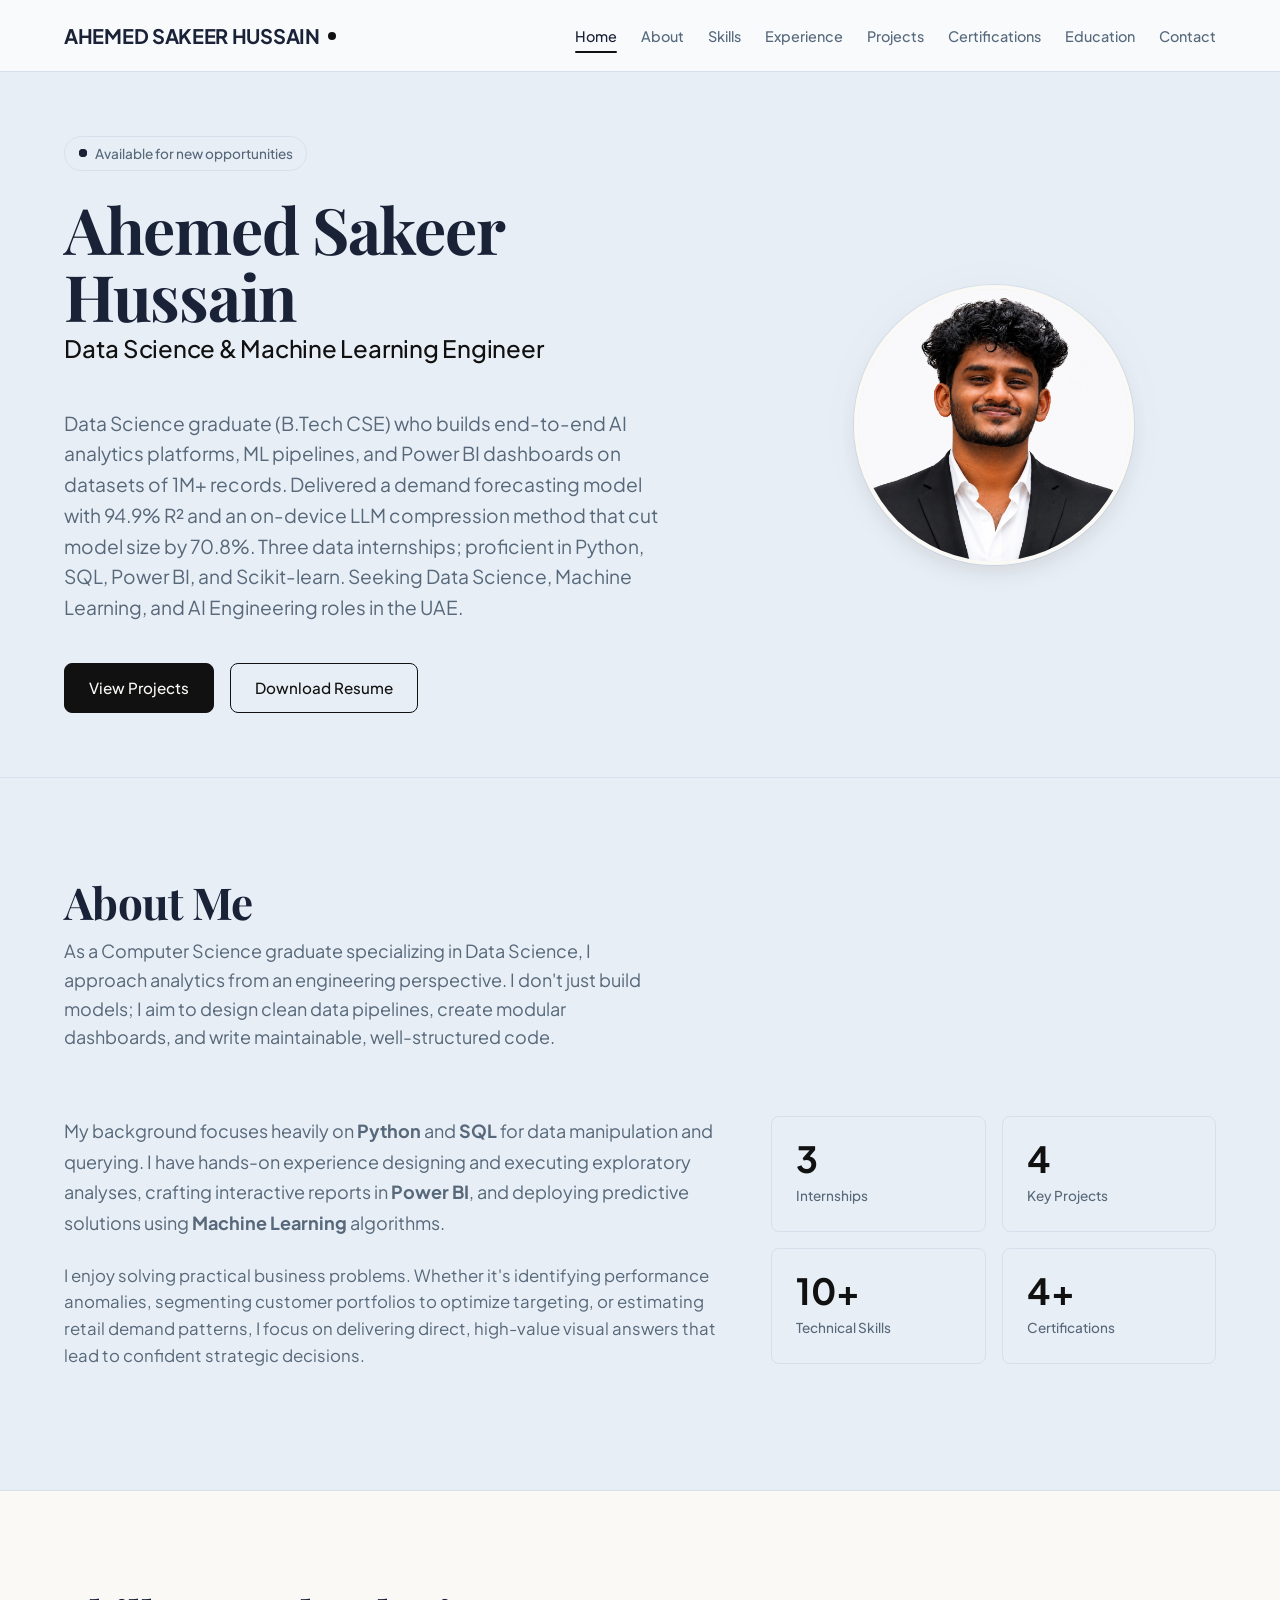
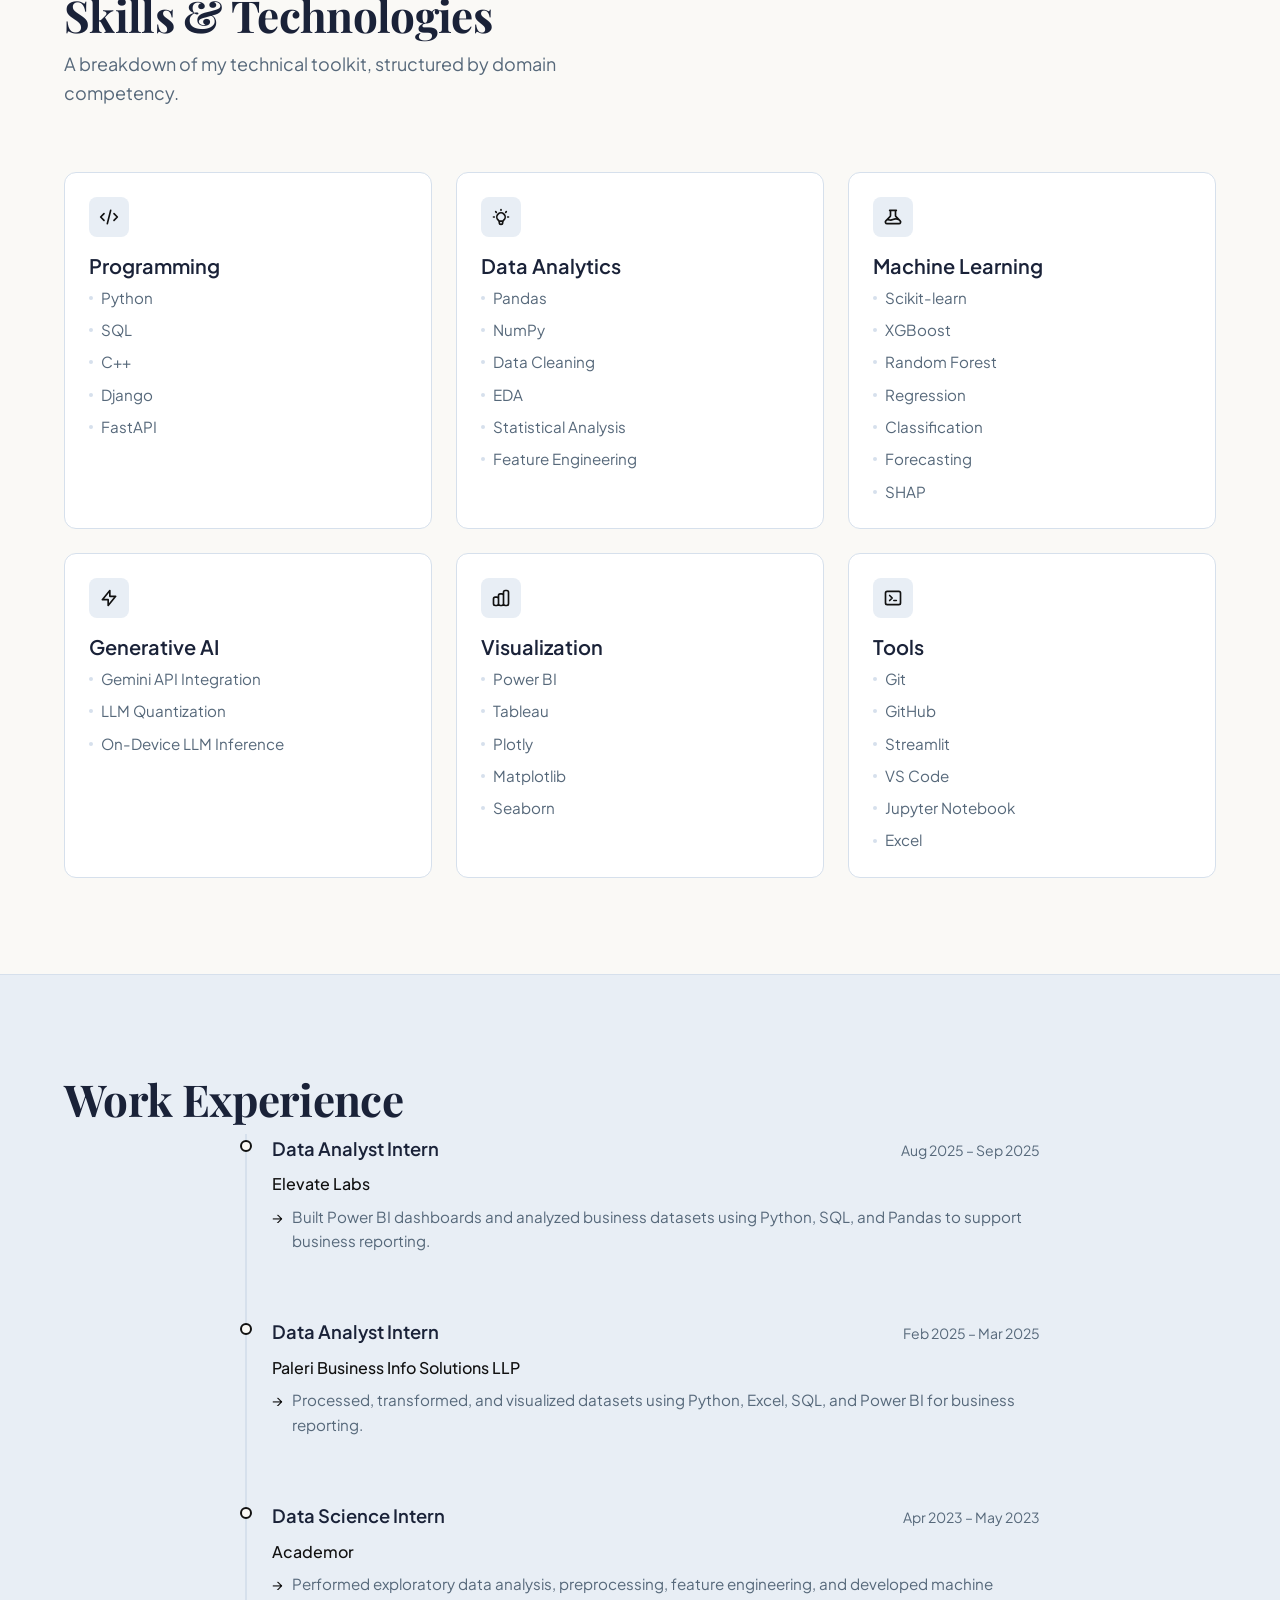
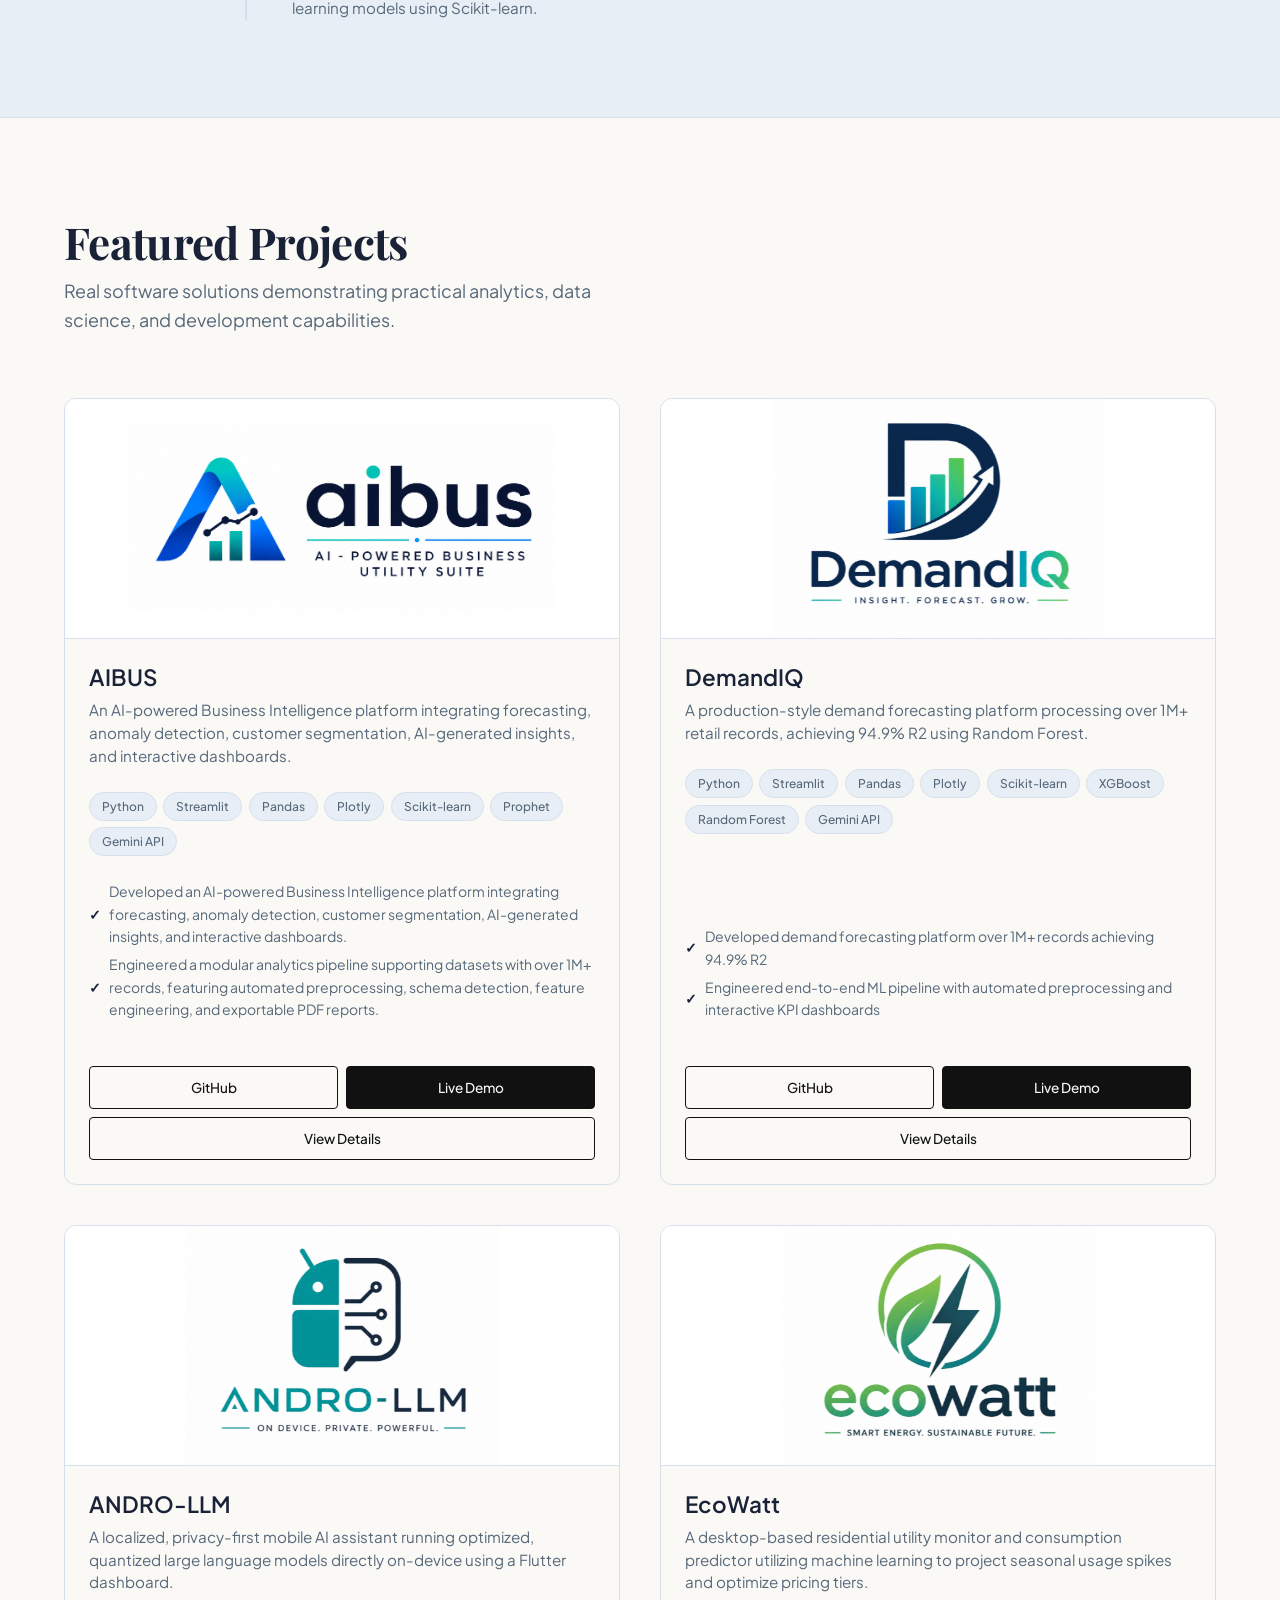
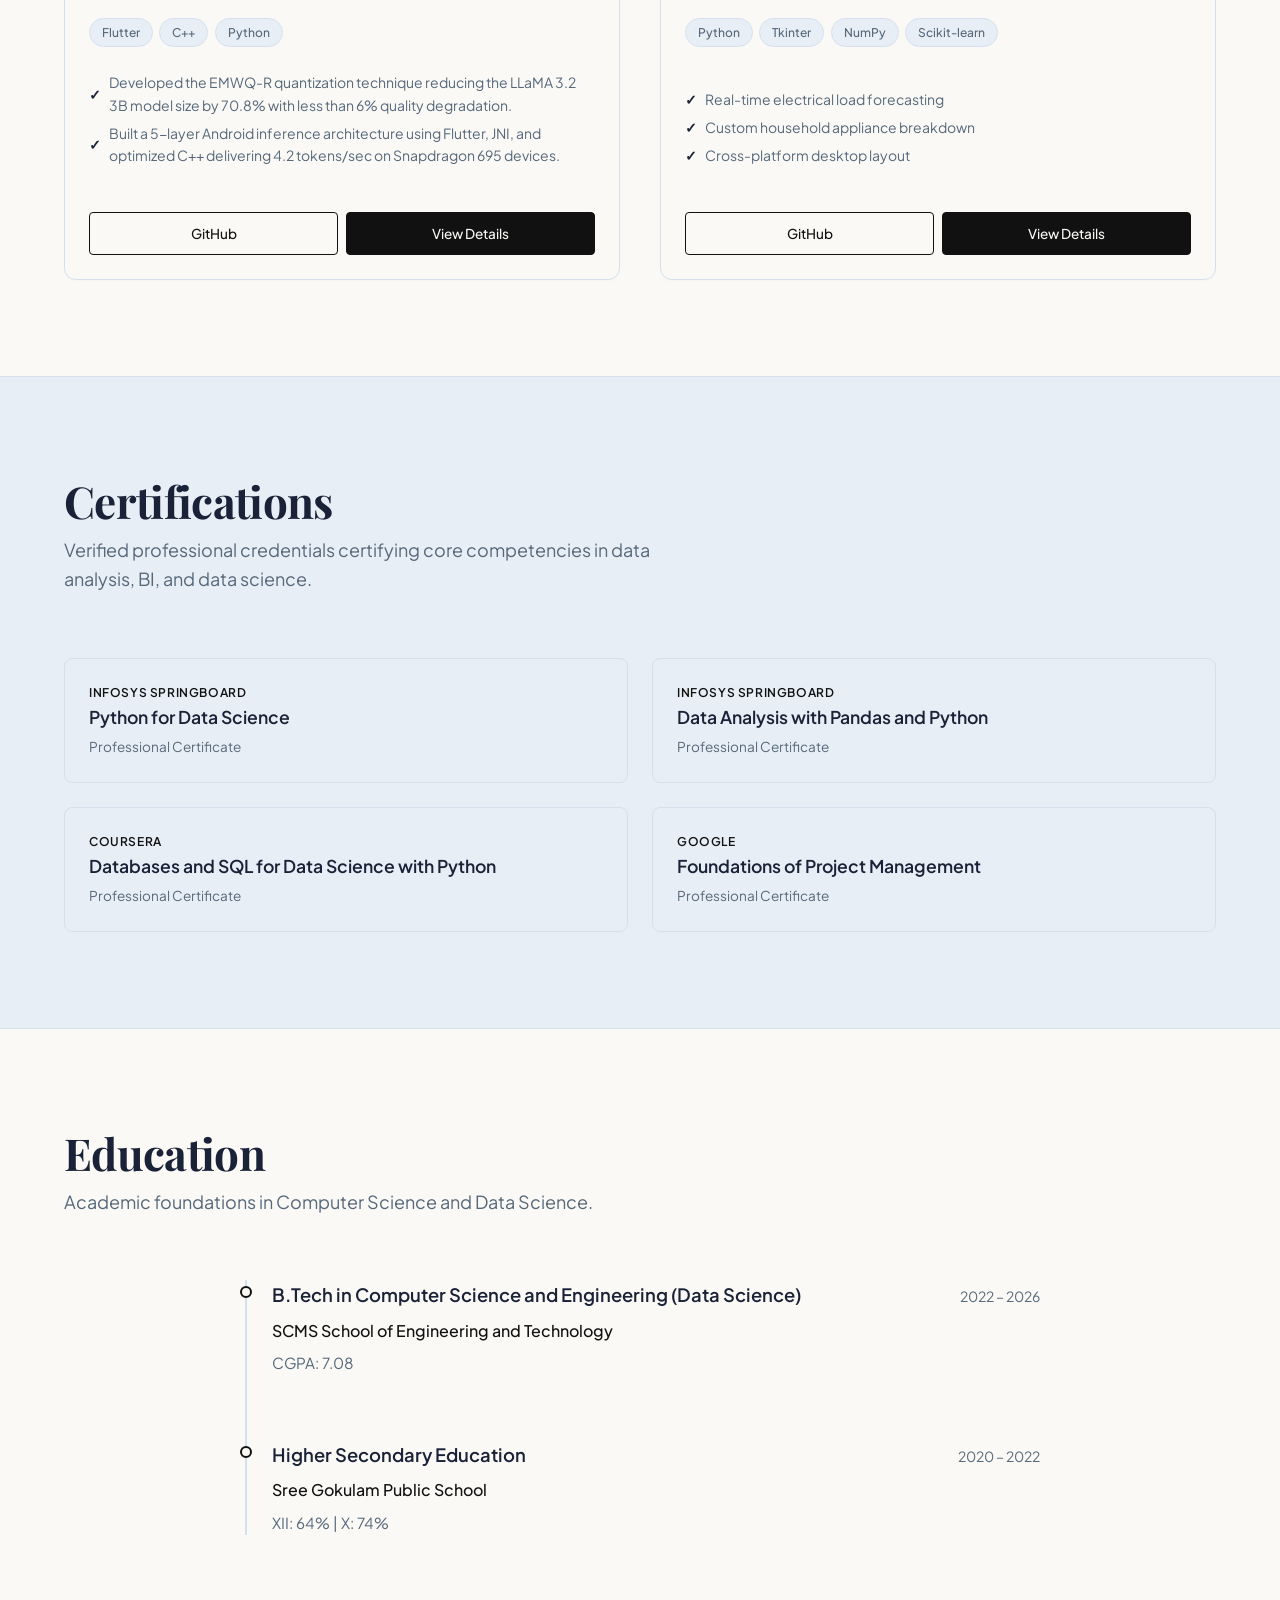
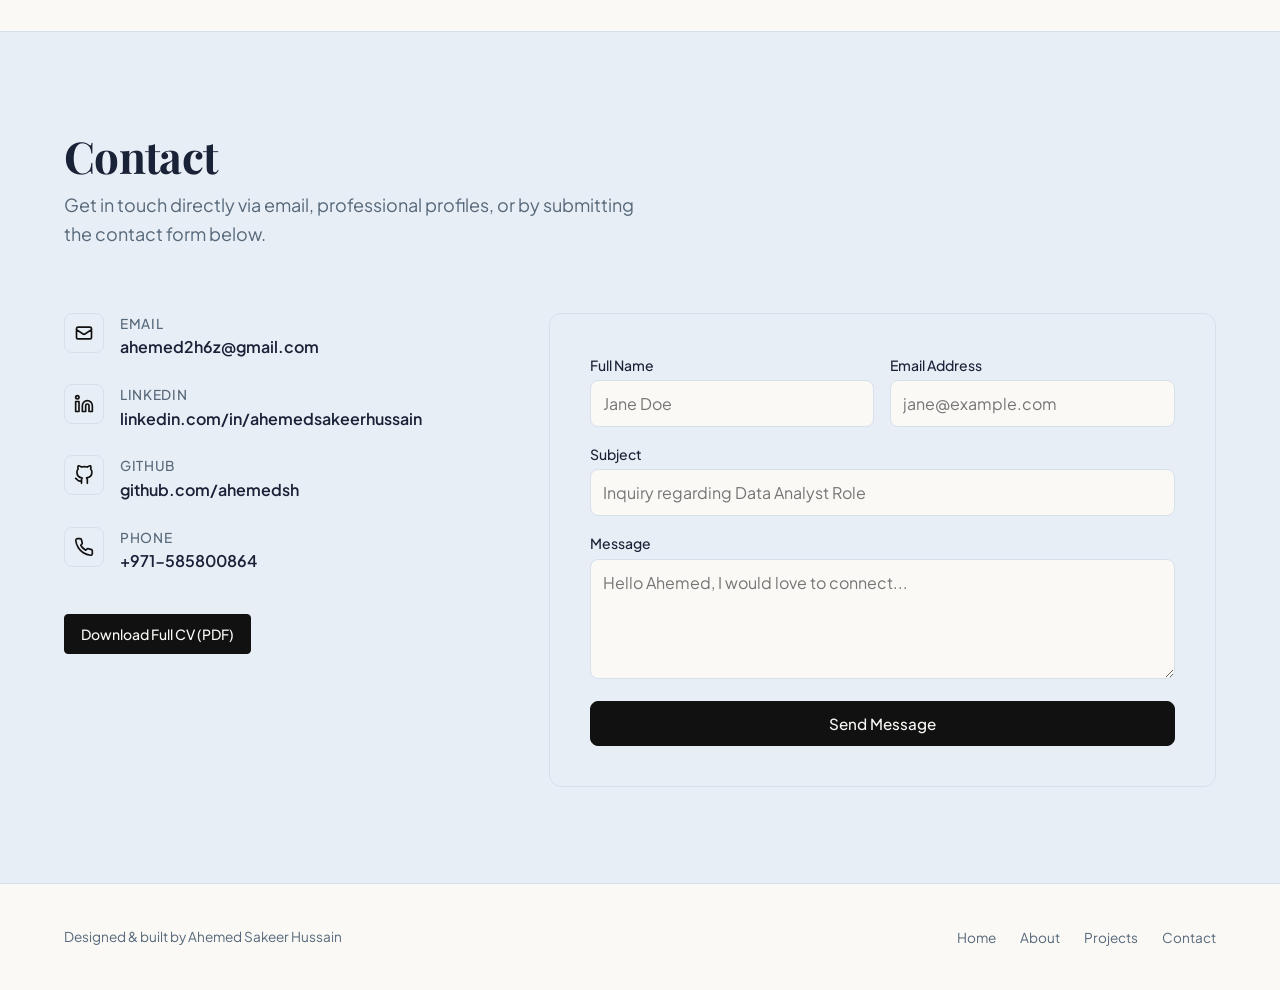
<file: index.html>
<!DOCTYPE html>
<html lang="en">

<head>
  <meta charset="UTF-8">
  <meta name="viewport" content="width=device-width, initial-scale=1.0">
  <meta name="description"
    content="Professional portfolio of Ahemed Sakeer Hussain - Data Science & Machine Learning Engineer specializing in Python, SQL, Power BI, and Machine Learning.">
  <title>Ahemed Sakeer Hussain | Data Portfolio</title>
  <link rel="stylesheet" href="css/style.css">
</head>

<body>

  <!-- ==========================================================================
       HEADER / NAVIGATION
       ========================================================================== -->
  <header class="header">
    <div class="container nav-container">
      <a href="#home" class="logo">
        AHEMED SAKEER HUSSAIN
        <span class="logo-dot"></span>
      </a>
      <button class="mobile-nav-toggle" aria-label="Toggle navigation" aria-expanded="false">
        <svg xmlns="http://www.w3.org/2000/svg" width="24" height="24" fill="none" viewBox="0 0 24 24"
          stroke="currentColor">
          <path stroke-linecap="round" stroke-linejoin="round" stroke-width="2" d="M4 6h16M4 12h16M4 18h16" />
        </svg>
      </button>
      <nav>
        <ul class="nav-menu">
          <li><a href="#home" class="nav-link active">Home</a></li>
          <li><a href="#about" class="nav-link">About</a></li>
          <li><a href="#skills" class="nav-link">Skills</a></li>
          <li><a href="#experience" class="nav-link">Experience</a></li>
          <li><a href="#projects" class="nav-link">Projects</a></li>
          <li><a href="#certifications" class="nav-link">Certifications</a></li>
          <li><a href="#education" class="nav-link">Education</a></li>
          <li><a href="#contact" class="nav-link">Contact</a></li>
        </ul>
      </nav>
    </div>
  </header>

  <main>
    <!-- ==========================================================================
         HOME / HERO SECTION
         ========================================================================== -->
    <section id="home" class="hero-section">
      <div class="container hero-grid">
        <div class="hero-content">
          <div class="hero-badge">
            <span class="status-dot"></span>
            Available for new opportunities
          </div>
          <h1 class="display-title">Ahemed Sakeer Hussain</h1>
          <p class="hero-subheadline">Data Science & Machine Learning Engineer</p>
          <p class="hero-desc text-secondary">
            Data Science graduate (B.Tech CSE) who builds end-to-end AI analytics platforms, ML pipelines, and Power BI
            dashboards on datasets of 1M+ records. Delivered a demand forecasting model with 94.9% R² and an on-device
            LLM compression method that cut model size by 70.8%. Three data internships; proficient in Python, SQL,
            Power BI, and Scikit-learn. Seeking Data Science, Machine Learning, and AI Engineering roles in the UAE.
          </p>
          <div class="btn-group">
            <a href="#projects" class="btn btn-primary">View Projects</a>
            <a href="Ahemed_Sakeer_Hussain_Resume.pdf?v=20261016" download class="btn btn-secondary">Download Resume</a>
          </div>
        </div>
        <div class="hero-image-wrap">
          <div class="hero-image-glow"></div>
          <img src="images/profile.jpg" alt="Ahemed Sakeer Hussain" class="hero-profile-image">
        </div>
      </div>
    </section>

    <!-- ==========================================================================
         ABOUT SECTION
         ========================================================================== -->
    <section id="about" class="section">
      <div class="container">
        <h2 class="section-title">About Me</h2>
        <p class="section-subtitle">As a Computer Science graduate specializing in Data Science, I approach analytics
          from an engineering perspective. I don't just build models; I aim to design clean data pipelines, create
          modular dashboards, and write maintainable, well-structured code.</p>

        <div class="about-grid">
          <div class="about-content">
            <p class="body-large">
              My background focuses heavily on <strong>Python</strong> and <strong>SQL</strong> for data manipulation
              and querying. I have hands-on experience designing and executing exploratory analyses, crafting
              interactive reports in <strong>Power BI</strong>, and deploying predictive solutions using <strong>Machine
                Learning</strong> algorithms.
            </p>
            <p>
              I enjoy solving practical business problems. Whether it's identifying performance anomalies, segmenting
              customer portfolios to optimize targeting, or estimating retail demand patterns, I focus on delivering
              direct, high-value visual answers that lead to confident strategic decisions.
            </p>
          </div>
          <div class="about-metrics">
            <div class="metric-card">
              <div class="metric-num">3</div>
              <div class="metric-label">Internships</div>
            </div>
            <div class="metric-card">
              <div class="metric-num">4</div>
              <div class="metric-label">Key Projects</div>
            </div>
            <div class="metric-card">
              <div class="metric-num">10+</div>
              <div class="metric-label">Technical Skills</div>
            </div>
            <div class="metric-card">
              <div class="metric-num">4+</div>
              <div class="metric-label">Certifications</div>
            </div>
          </div>
        </div>
      </div>
    </section>

    <!-- ==========================================================================
         SKILLS SECTION
         ========================================================================== -->
    <section id="skills" class="section">
      <div class="container">
        <h2 class="section-title">Skills & Technologies</h2>
        <p class="section-subtitle">A breakdown of my technical toolkit, structured by domain competency.</p>

        <div class="skills-grid-v2">
          <!-- Programming -->
          <div class="skill-card">
            <div class="skill-icon-wrap">
              <svg xmlns="http://www.w3.org/2000/svg" width="20" height="20" fill="none" viewBox="0 0 24 24"
                stroke="currentColor">
                <path stroke-linecap="round" stroke-linejoin="round" stroke-width="2"
                  d="M10 20l4-16m4 4l4 4-4 4M6 16l-4-4 4-4" />
              </svg>
            </div>
            <h3 class="card-title">Programming</h3>
            <ul class="skill-list">
              <li class="skill-item">Python</li>
              <li class="skill-item">SQL</li>
              <li class="skill-item">C++</li>
              <li class="skill-item">Django</li>
              <li class="skill-item">FastAPI</li>
            </ul>
          </div>

          <!-- Data Analytics -->
          <div class="skill-card">
            <div class="skill-icon-wrap">
              <svg xmlns="http://www.w3.org/2000/svg" width="20" height="20" fill="none" viewBox="0 0 24 24"
                stroke="currentColor">
                <path stroke-linecap="round" stroke-linejoin="round" stroke-width="2"
                  d="M9.663 17h4.673M12 3v1m6.364 1.636l-.707.707M21 12h-1M4 12H3m3.343-5.657l-.707-.707m2.828 9.9a5 5 0 117.072 0l-.548.547A3.374 3.374 0 0014 18.469V19a2 2 0 11-4 0v-.531c0-.895-.356-1.754-.988-2.386l-.548-.547z" />
              </svg>
            </div>
            <h3 class="card-title">Data Analytics</h3>
            <ul class="skill-list">
              <li class="skill-item">Pandas</li>
              <li class="skill-item">NumPy</li>
              <li class="skill-item">Data Cleaning</li>
              <li class="skill-item">EDA</li>
              <li class="skill-item">Statistical Analysis</li>
              <li class="skill-item">Feature Engineering</li>
            </ul>
          </div>

          <!-- Machine Learning -->
          <div class="skill-card">
            <div class="skill-icon-wrap">
              <svg xmlns="http://www.w3.org/2000/svg" width="20" height="20" fill="none" viewBox="0 0 24 24"
                stroke="currentColor">
                <path stroke-linecap="round" stroke-linejoin="round" stroke-width="2"
                  d="M19.428 15.428a2 2 0 00-1.022-.547l-2.387-.477a6 6 0 00-3.86.517l-.318.158a6 6 0 01-3.86.517L6.05 15.21a2 2 0 00-1.806.547M8 4h8l-1 1v5.172a2 2 0 00.586 1.414l5 5c1.26 1.26.367 3.414-1.415 3.414H4.828c-1.782 0-2.674-2.154-1.414-3.414l5-5A2 2 0 009 10.172V5L8 4z" />
              </svg>
            </div>
            <h3 class="card-title">Machine Learning</h3>
            <ul class="skill-list">
              <li class="skill-item">Scikit-learn</li>
              <li class="skill-item">XGBoost</li>
              <li class="skill-item">Random Forest</li>
              <li class="skill-item">Regression</li>
              <li class="skill-item">Classification</li>
              <li class="skill-item">Forecasting</li>
              <li class="skill-item">SHAP</li>
            </ul>
          </div>

          <!-- Generative AI -->
          <div class="skill-card">
            <div class="skill-icon-wrap">
              <svg xmlns="http://www.w3.org/2000/svg" width="20" height="20" fill="none" viewBox="0 0 24 24"
                stroke="currentColor">
                <path stroke-linecap="round" stroke-linejoin="round" stroke-width="2"
                  d="M13 10V3L4 14h7v7l9-11h-7z" />
              </svg>
            </div>
            <h3 class="card-title">Generative AI</h3>
            <ul class="skill-list">
              <li class="skill-item">Gemini API Integration</li>
              <li class="skill-item">LLM Quantization</li>
              <li class="skill-item">On-Device LLM Inference</li>
            </ul>
          </div>

          <!-- Visualization -->
          <div class="skill-card">
            <div class="skill-icon-wrap">
              <svg xmlns="http://www.w3.org/2000/svg" width="20" height="20" fill="none" viewBox="0 0 24 24"
                stroke="currentColor">
                <path stroke-linecap="round" stroke-linejoin="round" stroke-width="2"
                  d="M9 19v-6a2 2 0 00-2-2H5a2 2 0 00-2 2v6a2 2 0 002 2h2a2 2 0 002-2zm0 0V9a2 2 0 012-2h2a2 2 0 012 2v10m-6 0a2 2 0 002 2h2a2 2 0 002-2m0 0V5a2 2 0 012-2h2a2 2 0 012 2v14a2 2 0 01-2 2h-2a2 2 0 01-2-2z" />
              </svg>
            </div>
            <h3 class="card-title">Visualization</h3>
            <ul class="skill-list">
              <li class="skill-item">Power BI</li>
              <li class="skill-item">Tableau</li>
              <li class="skill-item">Plotly</li>
              <li class="skill-item">Matplotlib</li>
              <li class="skill-item">Seaborn</li>
            </ul>
          </div>

          <!-- Tools -->
          <div class="skill-card">
            <div class="skill-icon-wrap">
              <svg xmlns="http://www.w3.org/2000/svg" width="20" height="20" fill="none" viewBox="0 0 24 24"
                stroke="currentColor">
                <path stroke-linecap="round" stroke-linejoin="round" stroke-width="2"
                  d="M8 9l3 3-3 3m5 0h3M5 20h14a2 2 0 002-2V6a2 2 0 00-2-2H5a2 2 0 00-2 2v12a2 2 0 002 2z" />
              </svg>
            </div>
            <h3 class="card-title">Tools</h3>
            <ul class="skill-list">
              <li class="skill-item">Git</li>
              <li class="skill-item">GitHub</li>
              <li class="skill-item">Streamlit</li>
              <li class="skill-item">VS Code</li>
              <li class="skill-item">Jupyter Notebook</li>
              <li class="skill-item">Excel</li>
            </ul>
          </div>
        </div>
      </div>
    </section>

    <!-- ==========================================================================
         EXPERIENCE SECTION
         ========================================================================== -->
    <section id="experience" class="section">
      <div class="container">
        <h2 class="section-title">Work Experience</h2>

        <div class="timeline">
          <!-- Experience 1 -->
          <div class="timeline-item">
            <div class="timeline-marker"></div>
            <div class="timeline-header">
              <span class="timeline-role">Data Analyst Intern</span>
              <span class="timeline-date">Aug 2025 – Sep 2025</span>
            </div>
            <div class="timeline-company">Elevate Labs</div>
            <div class="timeline-desc">
              <ul>
                <li>Built Power BI dashboards and analyzed business datasets using Python, SQL, and Pandas to support
                  business reporting.</li>
              </ul>
            </div>
          </div>

          <!-- Experience 2 -->
          <div class="timeline-item">
            <div class="timeline-marker"></div>
            <div class="timeline-header">
              <span class="timeline-role">Data Analyst Intern</span>
              <span class="timeline-date">Feb 2025 – Mar 2025</span>
            </div>
            <div class="timeline-company">Paleri Business Info Solutions LLP</div>
            <div class="timeline-desc">
              <ul>
                <li>Processed, transformed, and visualized datasets using Python, Excel, SQL, and Power BI for business
                  reporting.</li>
              </ul>
            </div>
          </div>

          <!-- Experience 3 -->
          <div class="timeline-item">
            <div class="timeline-marker"></div>
            <div class="timeline-header">
              <span class="timeline-role">Data Science Intern</span>
              <span class="timeline-date">Apr 2023 – May 2023</span>
            </div>
            <div class="timeline-company">Academor</div>
            <div class="timeline-desc">
              <ul>
                <li>Performed exploratory data analysis, preprocessing, feature engineering, and developed machine
                  learning models using Scikit-learn.</li>
              </ul>
            </div>
          </div>
        </div>
      </div>
    </section>

    <!-- ==========================================================================
         FEATURED PROJECTS SECTION
         ========================================================================== -->
    <section id="projects" class="section">
      <div class="container">
        <h2 class="section-title">Featured Projects</h2>
        <p class="section-subtitle">Real software solutions demonstrating practical analytics, data science, and
          development capabilities.</p>

        <div class="projects-grid">
          <!-- Project 1 -->
          <div class="project-card">
            <div class="project-thumbnail">
              <img src="images/aibus.png" alt="AIBUS Logo" style="width: 100%; height: 100%; object-fit: contain;">
            </div>
            <div class="project-body">
              <h3 class="project-title">AIBUS</h3>
              <p class="project-summary">
                An AI-powered Business Intelligence platform integrating forecasting, anomaly detection, customer
                segmentation, AI-generated insights, and interactive dashboards.
              </p>
              <div class="project-tags">
                <span class="tag">Python</span>
                <span class="tag">Streamlit</span>
                <span class="tag">Pandas</span>
                <span class="tag">Plotly</span>
                <span class="tag">Scikit-learn</span>
                <span class="tag">Prophet</span>
                <span class="tag">Gemini API</span>
              </div>
              <ul class="project-features">
                <li>Developed an AI-powered Business Intelligence platform integrating forecasting, anomaly detection,
                  customer segmentation, AI-generated insights, and interactive dashboards.</li>
                <li>Engineered a modular analytics pipeline supporting datasets with over 1M+ records, featuring
                  automated preprocessing, schema detection, feature engineering, and exportable PDF reports.</li>
              </ul>
              <div class="project-actions">
                <a href="https://github.com/ahemedsh/AIBUS-AI-Powered-Business-Utility-Suite" target="_blank"
                  rel="noopener" class="btn btn-secondary btn-sm">GitHub</a>
                <a href="https://aibus-ai.streamlit.app/" target="_blank" rel="noopener"
                  class="btn btn-primary btn-sm">Live Demo</a>
                <a href="projects/ai-bi-platform.html" class="btn btn-secondary btn-sm">View Details</a>
              </div>
            </div>
          </div>

          <!-- Project 2 -->
          <div class="project-card">
            <div class="project-thumbnail">
              <img src="images/demandiq.jpg" alt="DemandIQ Logo"
                style="width: 100%; height: 100%; object-fit: contain; transform: scale(1.75); transform-origin: center;">
            </div>
            <div class="project-body">
              <h3 class="project-title">DemandIQ</h3>
              <p class="project-summary">
                A production-style demand forecasting platform processing over 1M+ retail records, achieving 94.9% R2
                using Random Forest.
              </p>
              <div class="project-tags">
                <span class="tag">Python</span>
                <span class="tag">Streamlit</span>
                <span class="tag">Pandas</span>
                <span class="tag">Plotly</span>
                <span class="tag">Scikit-learn</span>
                <span class="tag">XGBoost</span>
                <span class="tag">Random Forest</span>
                <span class="tag">Gemini API</span>
              </div>
              <ul class="project-features">
                <li>Developed demand forecasting platform over 1M+ records achieving 94.9% R2</li>
                <li>Engineered end-to-end ML pipeline with automated preprocessing and interactive KPI dashboards</li>
              </ul>
              <div class="project-actions">
                <a href="https://github.com/ahemedsh/DemandIQ-AI-Retail-Demand-Forecasting" target="_blank"
                  rel="noopener" class="btn btn-secondary btn-sm">GitHub</a>
                <a href="https://demandiq-ai.streamlit.app/" target="_blank" rel="noopener"
                  class="btn btn-primary btn-sm">Live Demo</a>
                <a href="projects/demandiq.html" class="btn btn-secondary btn-sm">View Details</a>
              </div>
            </div>
          </div>

          <!-- Project 3 -->
          <div class="project-card">
            <div class="project-thumbnail">
              <img src="images/andro_llm.png" alt="ANDRO-LLM Logo"
                style="width: 100%; height: 100%; object-fit: contain; transform: scale(1.65); transform-origin: center;">
            </div>
            <div class="project-body">
              <h3 class="project-title">ANDRO-LLM</h3>
              <p class="project-summary">
                A localized, privacy-first mobile AI assistant running optimized, quantized large language models
                directly on-device using a Flutter dashboard.
              </p>
              <div class="project-tags">
                <span class="tag">Flutter</span>
                <span class="tag">C++</span>
                <span class="tag">Python</span>
              </div>
              <ul class="project-features">
                <li>Developed the EMWQ-R quantization technique reducing the LLaMA 3.2 3B model size by 70.8% with less
                  than 6% quality degradation.</li>
                <li>Built a 5-layer Android inference architecture using Flutter, JNI, and optimized C++ delivering 4.2
                  tokens/sec on Snapdragon 695 devices.</li>
              </ul>
              <div class="project-actions">
                <a href="https://github.com/Anwin-127/Andro-LLM" target="_blank" rel="noopener"
                  class="btn btn-secondary btn-sm">GitHub</a>
                <a href="projects/andro-llm.html" class="btn btn-primary btn-sm">View Details</a>
              </div>
            </div>
          </div>

          <!-- Project 4 -->
          <div class="project-card">
            <div class="project-thumbnail">
              <img src="images/ecowatt.jpg" alt="EcoWatt Logo"
                style="width: 100%; height: 100%; object-fit: contain; transform: scale(1.65); transform-origin: center;">
            </div>
            <div class="project-body">
              <h3 class="project-title">EcoWatt</h3>
              <p class="project-summary">
                A desktop-based residential utility monitor and consumption predictor utilizing machine learning to
                project seasonal usage spikes and optimize pricing tiers.
              </p>
              <div class="project-tags">
                <span class="tag">Python</span>
                <span class="tag">Tkinter</span>
                <span class="tag">NumPy</span>
                <span class="tag">Scikit-learn</span>
              </div>
              <ul class="project-features">
                <li>Real-time electrical load forecasting</li>
                <li>Custom household appliance breakdown</li>
                <li>Cross-platform desktop layout</li>
              </ul>
              <div class="project-actions">
                <a href="https://github.com/Anwin-127/ecowatt" target="_blank" rel="noopener"
                  class="btn btn-secondary btn-sm">GitHub</a>
                <a href="projects/ecowatt.html" class="btn btn-primary btn-sm">View Details</a>
              </div>
            </div>
          </div>
        </div>
      </div>
    </section>

    <!-- ==========================================================================
         CERTIFICATIONS SECTION
         ========================================================================== -->
    <section id="certifications" class="section">
      <div class="container">
        <h2 class="section-title">Certifications</h2>
        <p class="section-subtitle">Verified professional credentials certifying core competencies in data analysis, BI,
          and data science.</p>

        <div class="certs-grid">
          <!-- Cert 1 -->
          <div class="cert-card">
            <div>
              <div class="cert-issuer">Infosys Springboard</div>
              <h3 class="cert-name">Python for Data Science</h3>
            </div>
            <div class="cert-date">Professional Certificate</div>
          </div>

          <!-- Cert 2 -->
          <div class="cert-card">
            <div>
              <div class="cert-issuer">Infosys Springboard</div>
              <h3 class="cert-name">Data Analysis with Pandas and Python</h3>
            </div>
            <div class="cert-date">Professional Certificate</div>
          </div>

          <!-- Cert 3 -->
          <div class="cert-card">
            <div>
              <div class="cert-issuer">Coursera</div>
              <h3 class="cert-name">Databases and SQL for Data Science with Python</h3>
            </div>
            <div class="cert-date">Professional Certificate</div>
          </div>

          <!-- Cert 4 -->
          <div class="cert-card">
            <div>
              <div class="cert-issuer">Google</div>
              <h3 class="cert-name">Foundations of Project Management</h3>
            </div>
            <div class="cert-date">Professional Certificate</div>
          </div>
        </div>
      </div>
    </section>

    <!-- ==========================================================================
         EDUCATION SECTION
         ========================================================================== -->
    <section id="education" class="section">
      <div class="container">
        <h2 class="section-title">Education</h2>
        <p class="section-subtitle">Academic foundations in Computer Science and Data Science.</p>

        <div class="timeline" style="max-width: 800px; margin: 0 auto; padding-left: 2rem;">
          <!-- Education 1 -->
          <div class="timeline-item">
            <div class="timeline-marker"></div>
            <div class="timeline-header">
              <span class="timeline-role">B.Tech in Computer Science and Engineering (Data Science)</span>
              <span class="timeline-date">2022 – 2026</span>
            </div>
            <div class="timeline-company">SCMS School of Engineering and Technology</div>
            <div class="timeline-desc">
              <p>CGPA: 7.08</p>
            </div>
          </div>

          <!-- Education 2 -->
          <div class="timeline-item">
            <div class="timeline-marker"></div>
            <div class="timeline-header">
              <span class="timeline-role">Higher Secondary Education</span>
              <span class="timeline-date">2020 – 2022</span>
            </div>
            <div class="timeline-company">Sree Gokulam Public School</div>
            <div class="timeline-desc">
              <p>XII: 64% | X: 74%</p>
            </div>
          </div>
        </div>
      </div>
    </section>

    <!-- ==========================================================================
         CONTACT SECTION
         ========================================================================== -->
    <section id="contact" class="section">
      <div class="container">
        <h2 class="section-title">Contact</h2>
        <p class="section-subtitle">Get in touch directly via email, professional profiles, or by submitting the contact
          form below.</p>

        <div class="contact-grid">
          <div class="contact-info">
            <div class="contact-detail">
              <a href="mailto:ahemed2h6z@gmail.com" class="contact-icon" aria-label="Send Email">
                <svg xmlns="http://www.w3.org/2000/svg" width="20" height="20" fill="none" viewBox="0 0 24 24"
                  stroke="currentColor">
                  <path stroke-linecap="round" stroke-linejoin="round" stroke-width="2"
                    d="M3 8l7.89 5.26a2 2 0 002.22 0L21 8M5 19h14a2 2 0 002-2V7a2 2 0 00-2-2H5a2 2 0 00-2 2v10a2 2 0 002 2z" />
                </svg>
              </a>
              <div>
                <div class="contact-label">Email</div>
                <a href="mailto:ahemed2h6z@gmail.com" class="contact-value">ahemed2h6z@gmail.com</a>
              </div>
            </div>

            <div class="contact-detail">
              <a href="https://linkedin.com/in/ahemedsakeerhussain" target="_blank" rel="noopener" class="contact-icon"
                aria-label="LinkedIn Profile">
                <svg xmlns="http://www.w3.org/2000/svg" width="20" height="20" viewBox="0 0 24 24" fill="none"
                  stroke="currentColor" stroke-width="2" stroke-linecap="round" stroke-linejoin="round">
                  <path d="M16 8a6 6 0 0 1 6 6v7h-4v-7a2 2 0 0 0-2-2 2 2 0 0 0-2 2v7h-4v-7a6 6 0 0 1 6-6z"></path>
                  <rect x="2" y="9" width="4" height="12"></rect>
                  <circle cx="4" cy="4" r="2"></circle>
                </svg>
              </a>
              <div>
                <div class="contact-label">LinkedIn</div>
                <a href="https://linkedin.com/in/ahemedsakeerhussain" target="_blank" rel="noopener"
                  class="contact-value">linkedin.com/in/ahemedsakeerhussain</a>
              </div>
            </div>

            <div class="contact-detail">
              <a href="https://github.com/ahemedsh" target="_blank" rel="noopener" class="contact-icon"
                aria-label="GitHub Profile">
                <svg xmlns="http://www.w3.org/2000/svg" width="20" height="20" viewBox="0 0 24 24" fill="none"
                  stroke="currentColor" stroke-width="2" stroke-linecap="round" stroke-linejoin="round">
                  <path
                    d="M9 19c-5 1.5-5-2.5-7-3m14 6v-3.87a3.37 3.37 0 0 0-.94-2.61c3.14-.35 6.44-1.54 6.44-7A5.44 5.44 0 0 0 20 4.77 5.07 5.07 0 0 0 19.91 1S18.73.65 16 2.48a13.38 13.38 0 0 0-7 0C6.27.65 5.09 1 5.09 1A5.07 5.07 0 0 0 5 4.77a5.44 5.44 0 0 0-1.5 3.78c0 5.42 3.3 6.61 6.44 7A3.37 3.37 0 0 0 9 18.13V22">
                  </path>
                </svg>
              </a>
              <div>
                <div class="contact-label">GitHub</div>
                <a href="https://github.com/ahemedsh" target="_blank" rel="noopener"
                  class="contact-value">github.com/ahemedsh</a>
              </div>
            </div>

            <div class="contact-detail">
              <a href="tel:+971585800864" class="contact-icon" aria-label="Call Phone">
                <svg xmlns="http://www.w3.org/2000/svg" width="20" height="20" fill="none" viewBox="0 0 24 24"
                  stroke="currentColor" stroke-width="2" stroke-linecap="round" stroke-linejoin="round">
                  <path
                    d="M22 16.92v3a2 2 0 0 1-2.18 2 19.79 19.79 0 0 1-8.63-3.07 19.5 19.5 0 0 1-6-6 19.79 19.79 0 0 1-3.07-8.67A2 2 0 0 1 4.11 2h3a2 2 0 0 1 2 1.72 12.84 12.84 0 0 0 .7 2.81 2 2 0 0 1-.45 2.11L8.09 9.91a16 16 0 0 0 6 6l1.27-1.27a2 2 0 0 1 2.11-.45 12.84 12.84 0 0 0 2.81.7A2 2 0 0 1 22 16.92z" />
                </svg>
              </a>
              <div>
                <div class="contact-label">Phone</div>
                <a href="tel:+971585800864" class="contact-value">+971-585800864</a>
              </div>
            </div>


            <div class="contact-detail" style="margin-top: 1rem;">
              <a href="Ahemed_Sakeer_Hussain_Resume.pdf?v=20261016" download class="btn btn-primary btn-sm">Download
                Full CV (PDF)</a>
            </div>
          </div>

          <div class="contact-form-wrap">
            <form id="contact-form">
              <div class="form-row">
                <div class="form-group">
                  <label for="name" class="form-label">Full Name</label>
                  <input type="text" id="name" name="name" class="form-control" placeholder="Jane Doe" required>
                </div>
                <div class="form-group">
                  <label for="email" class="form-label">Email Address</label>
                  <input type="email" id="email" name="email" class="form-control" placeholder="jane@example.com"
                    required>
                </div>
              </div>
              <div class="form-group">
                <label for="subject" class="form-label">Subject</label>
                <input type="text" id="subject" name="subject" class="form-control"
                  placeholder="Inquiry regarding Data Analyst Role" required>
              </div>
              <div class="form-group">
                <label for="message" class="form-label">Message</label>
                <textarea id="message" name="message" class="form-control"
                  placeholder="Hello Ahemed, I would love to connect..." required></textarea>
              </div>
              <button type="submit" class="btn btn-primary" style="width: 100%;">Send Message</button>
              <div id="form-message" class="form-message"></div>
            </form>
          </div>
        </div>
      </div>
    </section>
  </main>

  <!-- ==========================================================================
       FOOTER
       ========================================================================== -->
  <footer class="footer">
    <div class="container footer-container">
      <div class="footer-text">
        Designed & built by Ahemed Sakeer Hussain
      </div>
      <ul class="footer-links">
        <li><a href="#home">Home</a></li>
        <li><a href="#about">About</a></li>
        <li><a href="#projects">Projects</a></li>
        <li><a href="#contact">Contact</a></li>
      </ul>
    </div>
  </footer>



  <script src="js/main.js"></script>
</body>

</html>
</file>
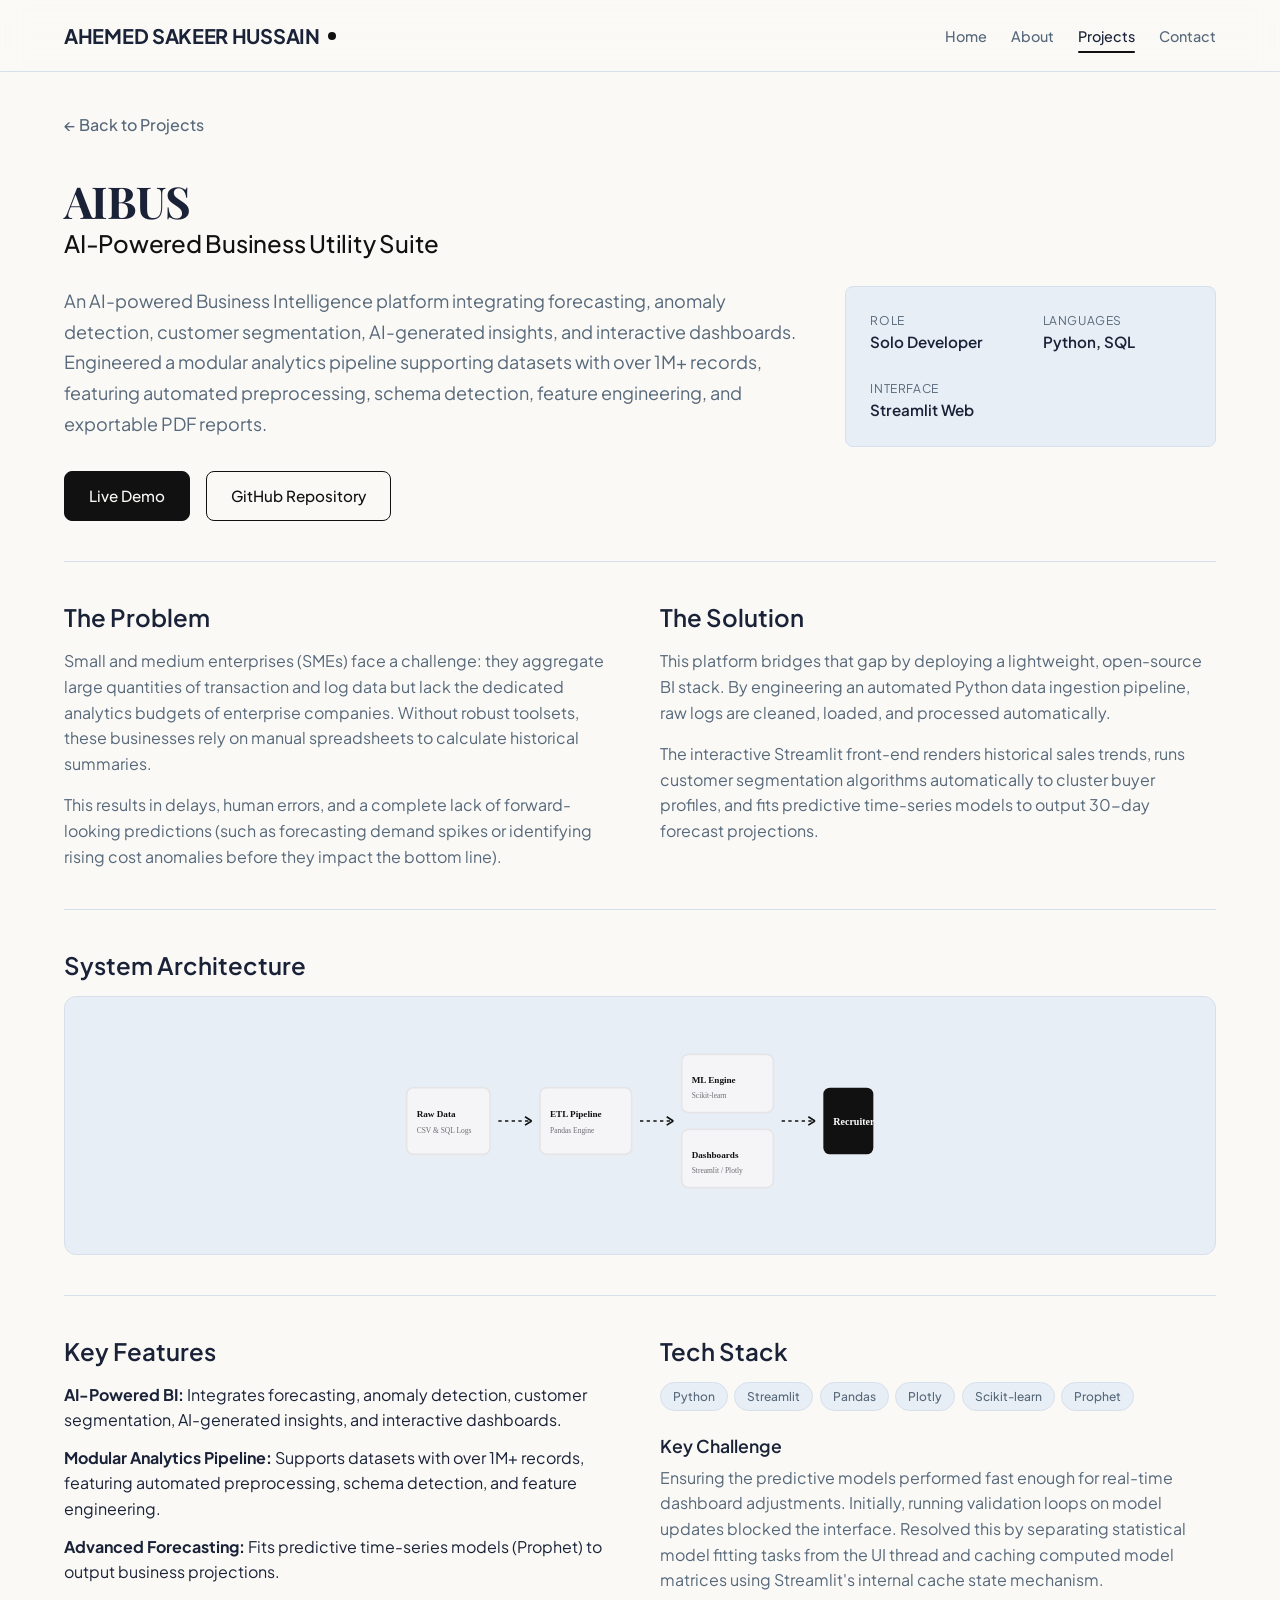
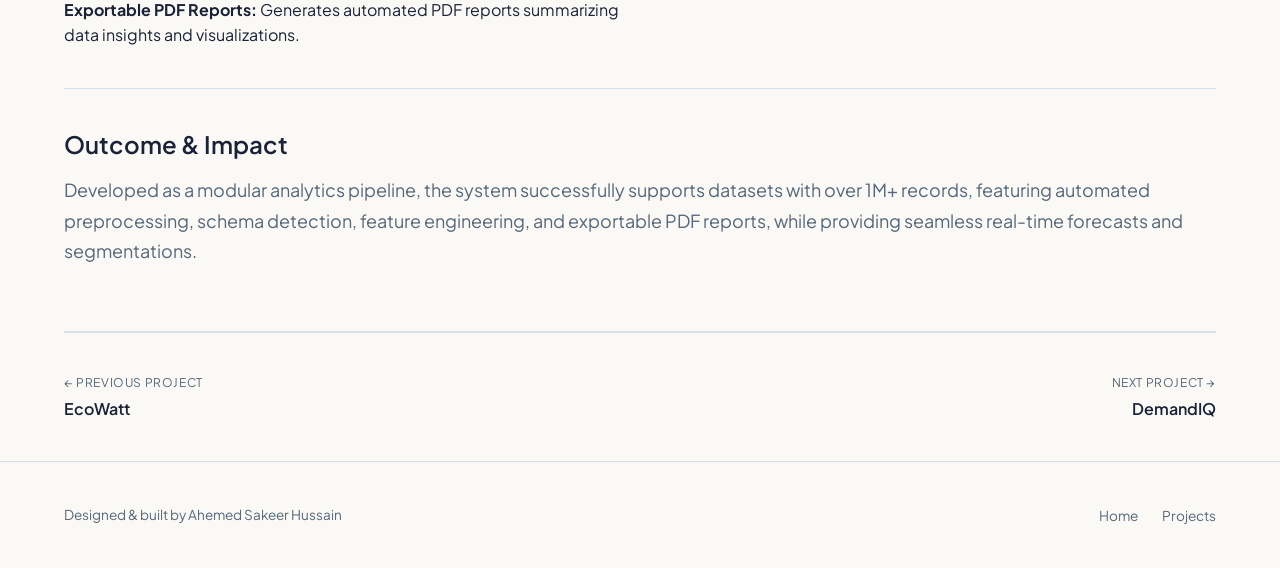
<file: projects/ai-bi-platform.html>
<!DOCTYPE html>
<html lang="en">
<head>
  <meta charset="UTF-8">
  <meta name="viewport" content="width=device-width, initial-scale=1.0">
  <meta name="description" content="AIBUS - AI-Powered Business Utility Suite project details by Ahemed Sakeer Hussain.">
  <title>AIBUS | Project Details</title>
  <link rel="stylesheet" href="../css/style.css">
</head>
<body>

  <!-- ==========================================================================
       HEADER
       ========================================================================== -->
  <header class="header">
    <div class="container nav-container">
      <a href="../index.html" class="logo">
        AHEMED SAKEER HUSSAIN
        <span class="logo-dot"></span>
      </a>
      <nav>
        <ul class="nav-menu">
          <li><a href="../index.html#home" class="nav-link">Home</a></li>
          <li><a href="../index.html#about" class="nav-link">About</a></li>
          <li><a href="../index.html#projects" class="nav-link active">Projects</a></li>
          <li><a href="../index.html#contact" class="nav-link">Contact</a></li>
        </ul>
      </nav>
    </div>
  </header>

  <main>
    <div class="container">
      <!-- Project Header -->
      <section class="project-header">
        <a href="../index.html#projects" class="back-link">
          ← Back to Projects
        </a>
        <h1 class="display-title" style="font-size: 2.75rem; margin-top: 1rem;">
          AIBUS
        </h1>
        <p class="hero-subheadline" style="margin-bottom: var(--spacing-md);">AI-Powered Business Utility Suite</p>
        
        <div class="project-meta-grid">
          <div>
            <p class="text-secondary body-large">
              An AI-powered Business Intelligence platform integrating forecasting, anomaly detection, customer segmentation, AI-generated insights, and interactive dashboards. Engineered a modular analytics pipeline supporting datasets with over 1M+ records, featuring automated preprocessing, schema detection, feature engineering, and exportable PDF reports.
            </p>
          </div>
          <div class="project-meta-list">
            <div>
              <div class="meta-item-label">Role</div>
              <div class="meta-item-value">Solo Developer</div>
            </div>
            <div>
              <div class="meta-item-label">Languages</div>
              <div class="meta-item-value">Python, SQL</div>
            </div>
            <div>
              <div class="meta-item-label">Interface</div>
              <div class="meta-item-value">Streamlit Web</div>
            </div>
          </div>
        </div>
        
        <div class="btn-group" style="margin-top: var(--spacing-md);">
          <a href="https://aibus-ai.streamlit.app/" target="_blank" rel="noopener" class="btn btn-primary">Live Demo</a>
          <a href="https://github.com/ahemedsh/AIBUS-AI-Powered-Business-Utility-Suite" target="_blank" rel="noopener" class="btn btn-secondary">GitHub Repository</a>
        </div>
      </section>

      <!-- Problem & Solution -->
      <section class="detail-section">
        <div class="detail-grid">
          <div>
            <h2 class="card-title" style="font-size: 1.5rem; margin-bottom: 1rem;">The Problem</h2>
            <p>
              Small and medium enterprises (SMEs) face a challenge: they aggregate large quantities of transaction and log data but lack the dedicated analytics budgets of enterprise companies. Without robust toolsets, these businesses rely on manual spreadsheets to calculate historical summaries.
            </p>
            <p style="margin-top: 1rem;">
              This results in delays, human errors, and a complete lack of forward-looking predictions (such as forecasting demand spikes or identifying rising cost anomalies before they impact the bottom line).
            </p>
          </div>
          <div>
            <h2 class="card-title" style="font-size: 1.5rem; margin-bottom: 1rem;">The Solution</h2>
            <p>
              This platform bridges that gap by deploying a lightweight, open-source BI stack. By engineering an automated Python data ingestion pipeline, raw logs are cleaned, loaded, and processed automatically.
            </p>
            <p style="margin-top: 1rem;">
              The interactive Streamlit front-end renders historical sales trends, runs customer segmentation algorithms automatically to cluster buyer profiles, and fits predictive time-series models to output 30-day forecast projections.
            </p>
          </div>
        </div>
      </section>

      <!-- Architecture -->
      <section class="detail-section">
        <h2 class="card-title" style="font-size: 1.5rem; margin-bottom: 1rem;">System Architecture</h2>
        <div class="architecture-box">
          <svg viewBox="0 0 600 250" fill="none" xmlns="http://www.w3.org/2000/svg">
            <!-- Source Data -->
            <rect x="20" y="80" width="100" height="80" rx="8" fill="#F5F5F7" stroke="#E5E5E7" stroke-width="2"/>
            <text x="32" y="115" fill="#111111" font-family="Inter" font-size="11" font-weight="700">Raw Data</text>
            <text x="32" y="135" fill="#6E6E73" font-family="Inter" font-size="9" font-weight="500">CSV & SQL Logs</text>

            <!-- Arrow 1 -->
            <path d="M130 120H170" stroke="#111111" stroke-width="2" stroke-dasharray="4"/>
            <path d="M170 120L162 115M170 120L162 125" stroke="#111111" stroke-width="2"/>

            <!-- ETL / Processing Pipeline -->
            <rect x="180" y="80" width="110" height="80" rx="8" fill="#F5F5F7" stroke="#E5E5E7" stroke-width="2"/>
            <text x="192" y="115" fill="#111111" font-family="Inter" font-size="11" font-weight="700">ETL Pipeline</text>
            <text x="192" y="135" fill="#6E6E73" font-family="Inter" font-size="9" font-weight="500">Pandas Engine</text>

            <!-- Arrow 2 -->
            <path d="M300 120H340" stroke="#111111" stroke-width="2" stroke-dasharray="4"/>
            <path d="M340 120L332 115M340 120L332 125" stroke="#111111" stroke-width="2"/>

            <!-- Machine Learning Model -->
            <rect x="350" y="40" width="110" height="70" rx="8" fill="#F5F5F7" stroke="#E5E5E7" stroke-width="2"/>
            <text x="362" y="75" fill="#111111" font-family="Inter" font-size="11" font-weight="700">ML Engine</text>
            <text x="362" y="93" fill="#6E6E73" font-family="Inter" font-size="9" font-weight="500">Scikit-learn</text>

            <!-- Visualization Streamlit -->
            <rect x="350" y="130" width="110" height="70" rx="8" fill="#F5F5F7" stroke="#E5E5E7" stroke-width="2"/>
            <text x="362" y="165" fill="#111111" font-family="Inter" font-size="11" font-weight="700">Dashboards</text>
            <text x="362" y="183" fill="#6E6E73" font-family="Inter" font-size="9" font-weight="500">Streamlit / Plotly</text>

            <!-- Arrow 3 -->
            <path d="M470 120H510" stroke="#111111" stroke-width="2" stroke-dasharray="4"/>
            <path d="M510 120L502 115M510 120L502 125" stroke="#111111" stroke-width="2"/>

            <!-- User Interface -->
            <rect x="520" y="80" width="60" height="80" rx="8" fill="#111111"/>
            <text x="532" y="125" fill="#FFFFFF" font-family="Inter" font-size="12" font-weight="700">Recruiter</text>
          </svg>
        </div>
      </section>

      <!-- Key Features & Tech Stack -->
      <section class="detail-section">
        <div class="detail-grid">
          <div>
            <h2 class="card-title" style="font-size: 1.5rem; margin-bottom: 1rem;">Key Features</h2>
            <ul style="list-style: none; display: flex; flex-direction: column; gap: 0.75rem;">
              <li><strong>AI-Powered BI:</strong> Integrates forecasting, anomaly detection, customer segmentation, AI-generated insights, and interactive dashboards.</li>
              <li><strong>Modular Analytics Pipeline:</strong> Supports datasets with over 1M+ records, featuring automated preprocessing, schema detection, and feature engineering.</li>
              <li><strong>Advanced Forecasting:</strong> Fits predictive time-series models (Prophet) to output business projections.</li>
              <li><strong>Exportable PDF Reports:</strong> Generates automated PDF reports summarizing data insights and visualizations.</li>
            </ul>
          </div>
          <div>
            <h2 class="card-title" style="font-size: 1.5rem; margin-bottom: 1rem;">Tech Stack</h2>
            <div class="project-tags" style="margin-bottom: 1.5rem;">
              <span class="tag">Python</span>
              <span class="tag">Streamlit</span>
              <span class="tag">Pandas</span>
              <span class="tag">Plotly</span>
              <span class="tag">Scikit-learn</span>
              <span class="tag">Prophet</span>
            </div>
            <h3 class="card-title" style="font-size: 1.1rem; margin-bottom: 0.5rem;">Key Challenge</h3>
            <p>
              Ensuring the predictive models performed fast enough for real-time dashboard adjustments. Initially, running validation loops on model updates blocked the interface. Resolved this by separating statistical model fitting tasks from the UI thread and caching computed model matrices using Streamlit's internal cache state mechanism.
            </p>
          </div>
        </div>
      </section>

      <!-- Outcome & Screenshots -->
      <section class="detail-section">
        <h2 class="card-title" style="font-size: 1.5rem; margin-bottom: 1rem;">Outcome & Impact</h2>
          <p class="body-large" style="margin-bottom: 1.5rem;">
            Developed as a modular analytics pipeline, the system successfully supports datasets with over 1M+ records, featuring automated preprocessing, schema detection, feature engineering, and exportable PDF reports, while providing seamless real-time forecasts and segmentations.
          </p>
      </section>

      <!-- Navigation -->
      <section class="project-navigation">
        <a href="ecowatt.html" class="nav-proj-link">
          <span class="nav-proj-sub">← Previous Project</span>
          <span class="nav-proj-title">EcoWatt</span>
        </a>
        <a href="demandiq.html" class="nav-proj-link next">
          <span class="nav-proj-sub">Next Project →</span>
          <span class="nav-proj-title">DemandIQ</span>
        </a>
      </section>
    </div>
  </main>

  <footer class="footer">
    <div class="container footer-container">
      <div class="footer-text">
        Designed & built by Ahemed Sakeer Hussain
      </div>
      <ul class="footer-links">
        <li><a href="../index.html">Home</a></li>
        <li><a href="../index.html#projects">Projects</a></li>
      </ul>
    </div>
  </footer>

</body>
</html>
</file>
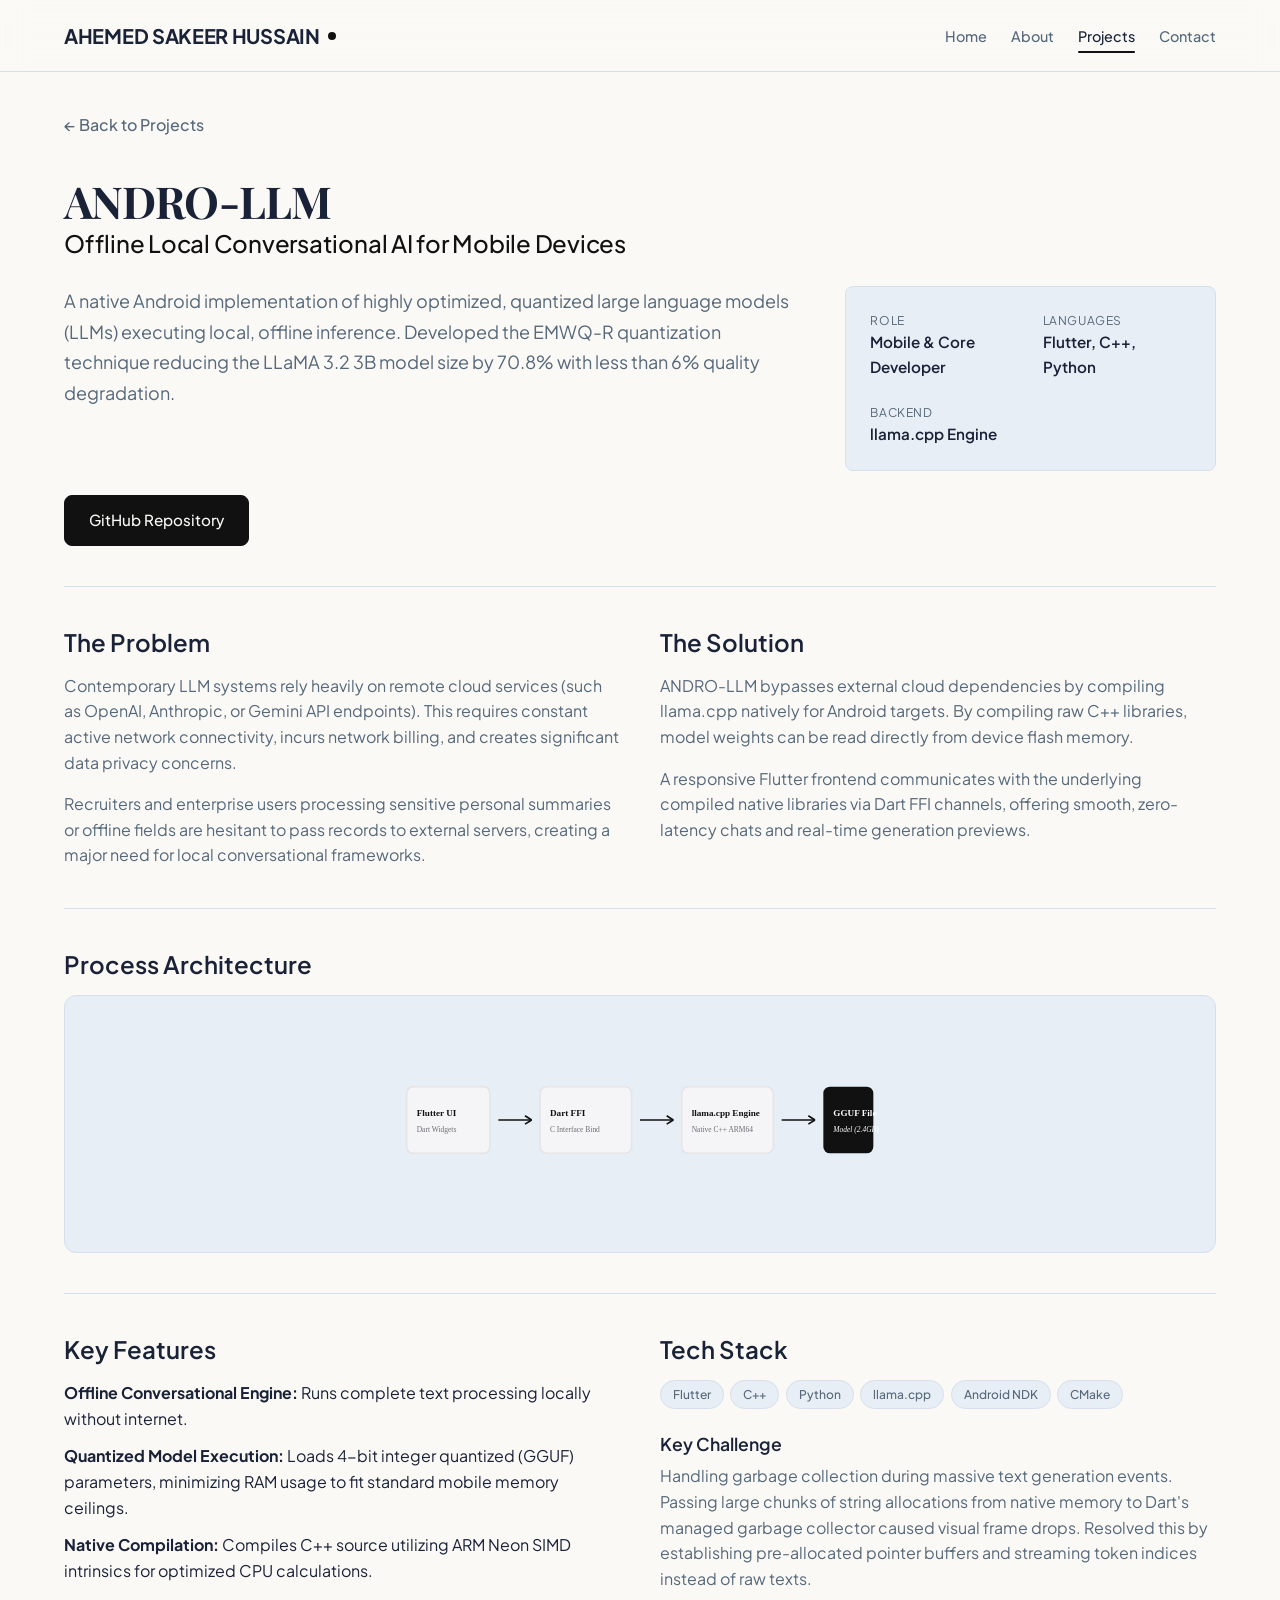
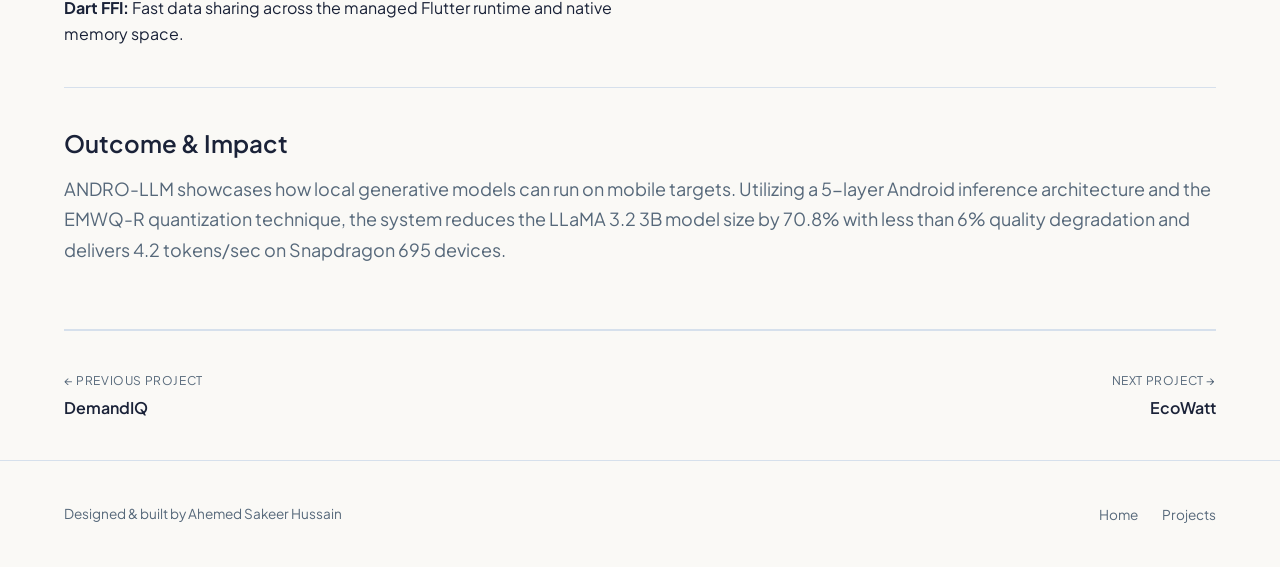
<file: projects/andro-llm.html>
<!DOCTYPE html>
<html lang="en">
<head>
  <meta charset="UTF-8">
  <meta name="viewport" content="width=device-width, initial-scale=1.0">
  <meta name="description" content="ANDRO-LLM project details by Ahemed Sakeer Hussain.">
  <title>ANDRO-LLM | Project Details</title>
  <link rel="stylesheet" href="../css/style.css">
</head>
<body>

  <!-- ==========================================================================
       HEADER
       ========================================================================== -->
  <header class="header">
    <div class="container nav-container">
      <a href="../index.html" class="logo">
        AHEMED SAKEER HUSSAIN
        <span class="logo-dot"></span>
      </a>
      <nav>
        <ul class="nav-menu">
          <li><a href="../index.html#home" class="nav-link">Home</a></li>
          <li><a href="../index.html#about" class="nav-link">About</a></li>
          <li><a href="../index.html#projects" class="nav-link active">Projects</a></li>
          <li><a href="../index.html#contact" class="nav-link">Contact</a></li>
        </ul>
      </nav>
    </div>
  </header>

  <main>
    <div class="container">
      <!-- Project Header -->
      <section class="project-header">
        <a href="../index.html#projects" class="back-link">
          ← Back to Projects
        </a>
        <h1 class="display-title" style="font-size: 2.75rem; margin-top: 1rem;">
          ANDRO-LLM
        </h1>
        <p class="hero-subheadline" style="margin-bottom: var(--spacing-md);">Offline Local Conversational AI for Mobile Devices</p>
        
        <div class="project-meta-grid">
          <div>
            <p class="text-secondary body-large">
              A native Android implementation of highly optimized, quantized large language models (LLMs) executing local, offline inference. Developed the EMWQ-R quantization technique reducing the LLaMA 3.2 3B model size by 70.8% with less than 6% quality degradation.
            </p>
          </div>
          <div class="project-meta-list">
            <div>
              <div class="meta-item-label">Role</div>
              <div class="meta-item-value">Mobile & Core Developer</div>
            </div>
            <div>
              <div class="meta-item-label">Languages</div>
              <div class="meta-item-value">Flutter, C++, Python</div>
            </div>
            <div>
              <div class="meta-item-label">Backend</div>
              <div class="meta-item-value">llama.cpp Engine</div>
            </div>
          </div>
        </div>
        
        <div class="btn-group" style="margin-top: var(--spacing-md);">
          <a href="https://github.com/Anwin-127/Andro-LLM" target="_blank" rel="noopener" class="btn btn-primary">GitHub Repository</a>
        </div>
      </section>

      <!-- Problem & Solution -->
      <section class="detail-section">
        <div class="detail-grid">
          <div>
            <h2 class="card-title" style="font-size: 1.5rem; margin-bottom: 1rem;">The Problem</h2>
            <p>
              Contemporary LLM systems rely heavily on remote cloud services (such as OpenAI, Anthropic, or Gemini API endpoints). This requires constant active network connectivity, incurs network billing, and creates significant data privacy concerns.
            </p>
            <p style="margin-top: 1rem;">
              Recruiters and enterprise users processing sensitive personal summaries or offline fields are hesitant to pass records to external servers, creating a major need for local conversational frameworks.
            </p>
          </div>
          <div>
            <h2 class="card-title" style="font-size: 1.5rem; margin-bottom: 1rem;">The Solution</h2>
            <p>
              ANDRO-LLM bypasses external cloud dependencies by compiling llama.cpp natively for Android targets. By compiling raw C++ libraries, model weights can be read directly from device flash memory.
            </p>
            <p style="margin-top: 1rem;">
              A responsive Flutter frontend communicates with the underlying compiled native libraries via Dart FFI channels, offering smooth, zero-latency chats and real-time generation previews.
            </p>
          </div>
        </div>
      </section>

      <!-- Architecture -->
      <section class="detail-section">
        <h2 class="card-title" style="font-size: 1.5rem; margin-bottom: 1rem;">Process Architecture</h2>
        <div class="architecture-box">
          <svg viewBox="0 0 600 250" fill="none" xmlns="http://www.w3.org/2000/svg">
            <!-- UI Layer -->
            <rect x="20" y="80" width="100" height="80" rx="8" fill="#F5F5F7" stroke="#E5E5E7" stroke-width="2"/>
            <text x="32" y="115" fill="#111111" font-family="Inter" font-size="11" font-weight="700">Flutter UI</text>
            <text x="32" y="135" fill="#6E6E73" font-family="Inter" font-size="9" font-weight="500">Dart Widgets</text>

            <!-- Arrow 1 (FFI Bindings) -->
            <path d="M130 120H170" stroke="#111111" stroke-width="2"/>
            <path d="M170 120L162 115M170 120L162 125" stroke="#111111" stroke-width="2"/>

            <!-- Dart FFI Interface -->
            <rect x="180" y="80" width="110" height="80" rx="8" fill="#F5F5F7" stroke="#E5E5E7" stroke-width="2"/>
            <text x="192" y="115" fill="#111111" font-family="Inter" font-size="11" font-weight="700">Dart FFI</text>
            <text x="192" y="135" fill="#6E6E73" font-family="Inter" font-size="9" font-weight="500">C Interface Bind</text>

            <!-- Arrow 2 -->
            <path d="M300 120H340" stroke="#111111" stroke-width="2"/>
            <path d="M340 120L332 115M340 120L332 125" stroke="#111111" stroke-width="2"/>

            <!-- C++ JNI llama.cpp -->
            <rect x="350" y="80" width="110" height="80" rx="8" fill="#F5F5F7" stroke="#E5E5E7" stroke-width="2"/>
            <text x="362" y="115" fill="#111111" font-family="Inter" font-size="11" font-weight="700">llama.cpp Engine</text>
            <text x="362" y="135" fill="#6E6E73" font-family="Inter" font-size="9" font-weight="500">Native C++ ARM64</text>

            <!-- Arrow 3 -->
            <path d="M470 120H510" stroke="#111111" stroke-width="2"/>
            <path d="M510 120L502 115M510 120L502 125" stroke="#111111" stroke-width="2"/>

            <!-- GGUF Quantized Weights -->
            <rect x="520" y="80" width="60" height="80" rx="8" fill="#111111"/>
            <text x="532" y="115" fill="#FFFFFF" font-family="Inter" font-size="11" font-weight="700">GGUF File</text>
            <text x="532" y="135" fill="#FFFFFF" font-family="Inter" font-size="9" font-style="italic">Model (2.4GB)</text>
          </svg>
        </div>
      </section>

      <!-- Key Features & Tech Stack -->
      <section class="detail-section">
        <div class="detail-grid">
          <div>
            <h2 class="card-title" style="font-size: 1.5rem; margin-bottom: 1rem;">Key Features</h2>
            <ul style="list-style: none; display: flex; flex-direction: column; gap: 0.75rem;">
              <li><strong>Offline Conversational Engine:</strong> Runs complete text processing locally without internet.</li>
              <li><strong>Quantized Model Execution:</strong> Loads 4-bit integer quantized (GGUF) parameters, minimizing RAM usage to fit standard mobile memory ceilings.</li>
              <li><strong>Native Compilation:</strong> Compiles C++ source utilizing ARM Neon SIMD intrinsics for optimized CPU calculations.</li>
              <li><strong>Dart FFI:</strong> Fast data sharing across the managed Flutter runtime and native memory space.</li>
            </ul>
          </div>
          <div>
            <h2 class="card-title" style="font-size: 1.5rem; margin-bottom: 1rem;">Tech Stack</h2>
            <div class="project-tags" style="margin-bottom: 1.5rem;">
              <span class="tag">Flutter</span>
              <span class="tag">C++</span>
              <span class="tag">Python</span>
              <span class="tag">llama.cpp</span>
              <span class="tag">Android NDK</span>
              <span class="tag">CMake</span>
            </div>
            <h3 class="card-title" style="font-size: 1.1rem; margin-bottom: 0.5rem;">Key Challenge</h3>
            <p>
              Handling garbage collection during massive text generation events. Passing large chunks of string allocations from native memory to Dart's managed garbage collector caused visual frame drops. Resolved this by establishing pre-allocated pointer buffers and streaming token indices instead of raw texts.
            </p>
          </div>
        </div>
      </section>

      <!-- Outcome -->
      <section class="detail-section">
        <h2 class="card-title" style="font-size: 1.5rem; margin-bottom: 1rem;">Outcome & Impact</h2>
        <p class="body-large" style="margin-bottom: 1.5rem;">
          ANDRO-LLM showcases how local generative models can run on mobile targets. Utilizing a 5-layer Android inference architecture and the EMWQ-R quantization technique, the system reduces the LLaMA 3.2 3B model size by 70.8% with less than 6% quality degradation and delivers 4.2 tokens/sec on Snapdragon 695 devices.
        </p>
      </section>

      <!-- Navigation -->
      <section class="project-navigation">
        <a href="demandiq.html" class="nav-proj-link">
          <span class="nav-proj-sub">← Previous Project</span>
          <span class="nav-proj-title">DemandIQ</span>
        </a>
        <a href="ecowatt.html" class="nav-proj-link next">
          <span class="nav-proj-sub">Next Project →</span>
          <span class="nav-proj-title">EcoWatt</span>
        </a>
      </section>
    </div>
  </main>

  <footer class="footer">
    <div class="container footer-container">
      <div class="footer-text">
        Designed & built by Ahemed Sakeer Hussain
      </div>
      <ul class="footer-links">
        <li><a href="../index.html">Home</a></li>
        <li><a href="../index.html#projects">Projects</a></li>
      </ul>
    </div>
  </footer>

</body>
</html>
</file>
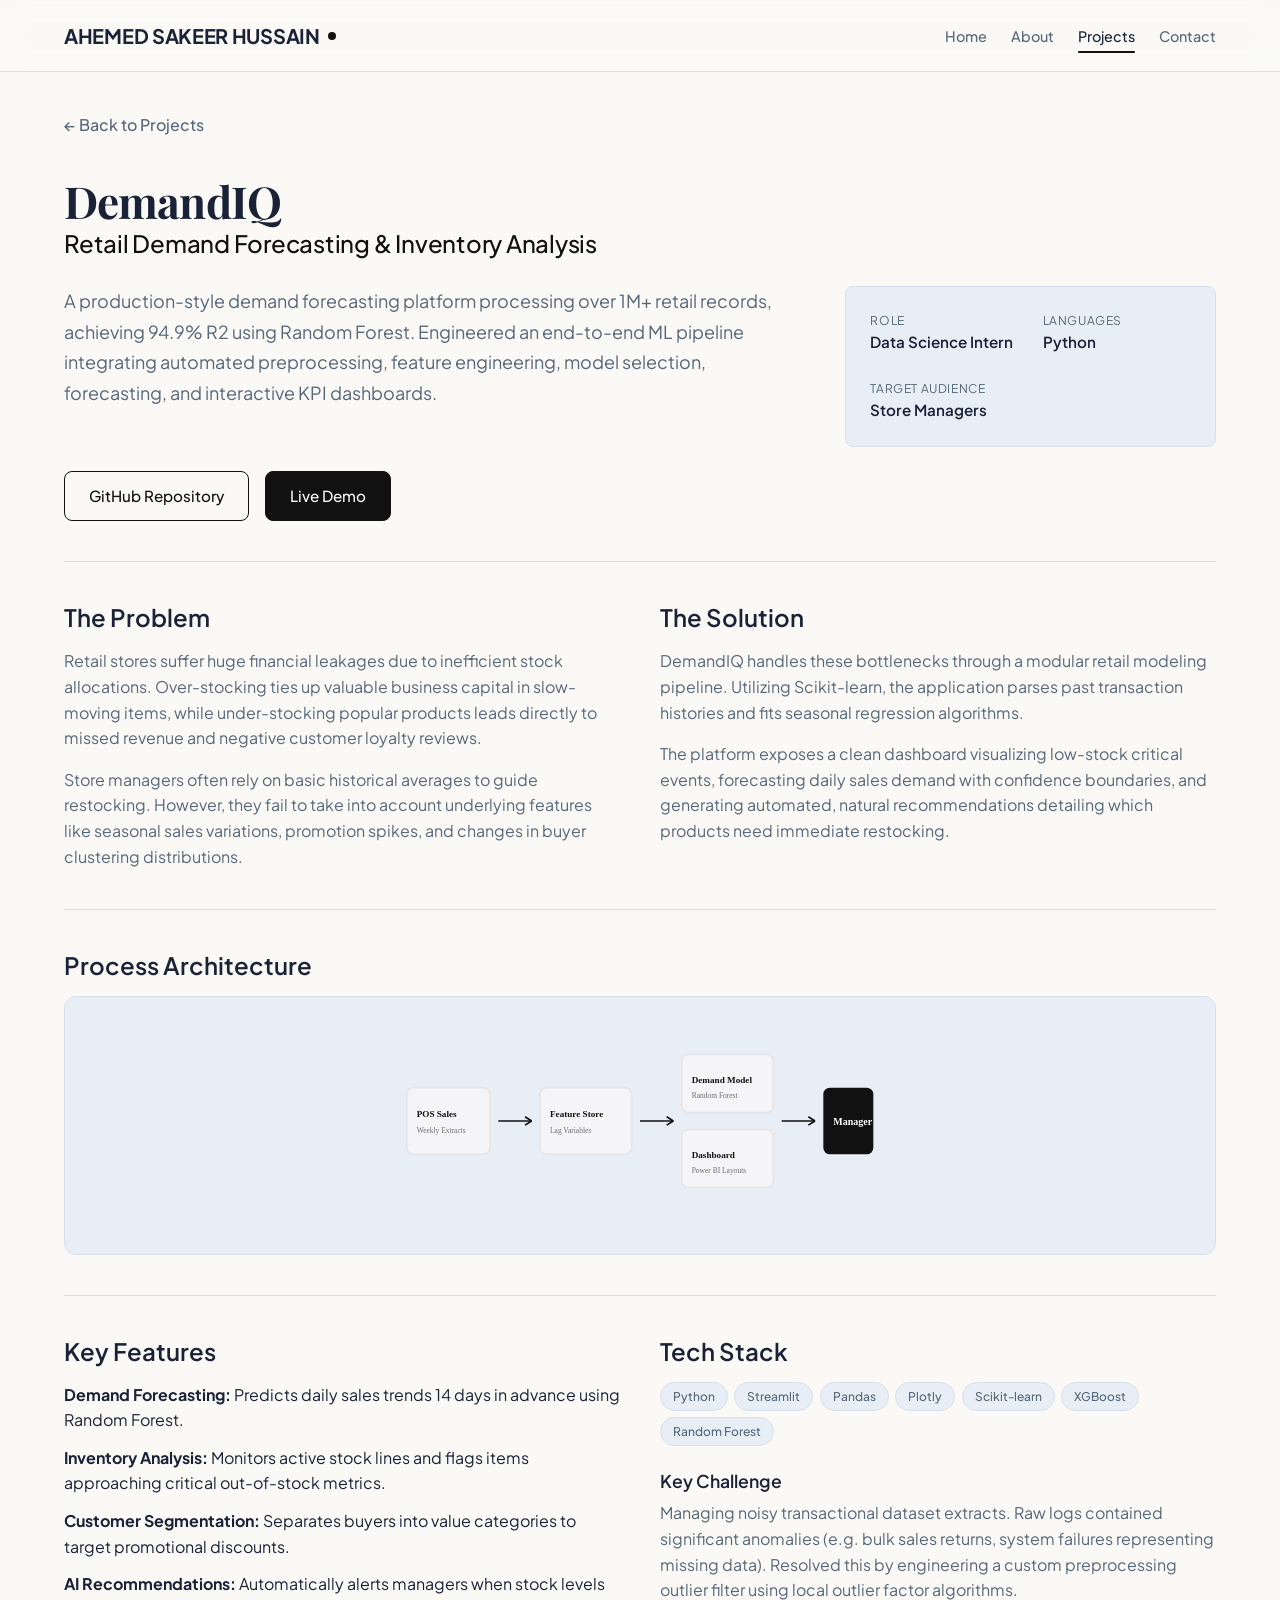
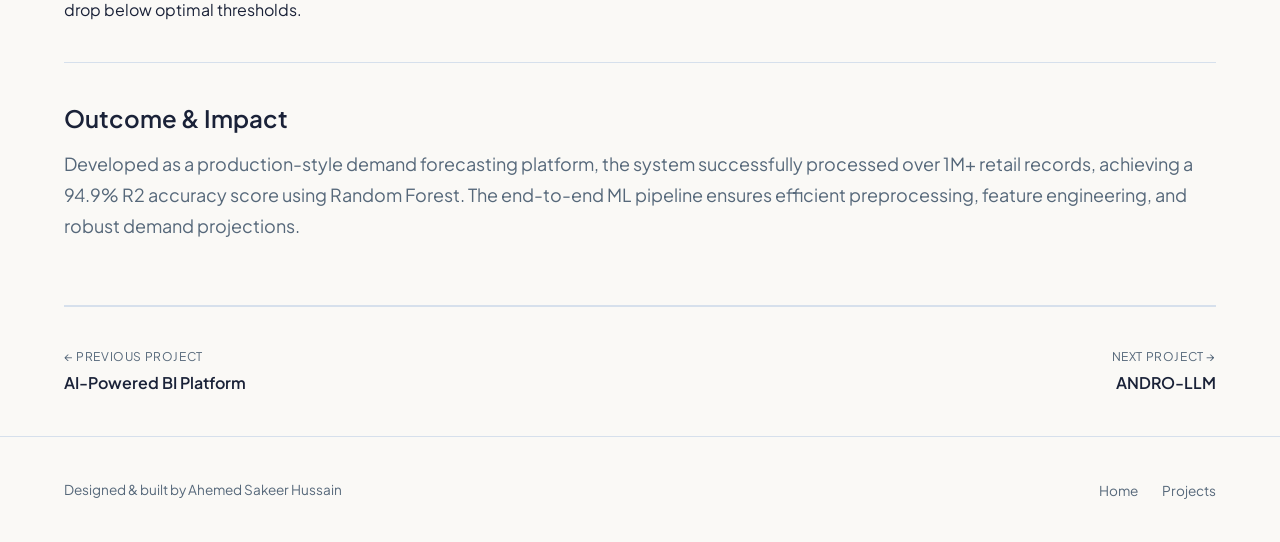
<file: projects/demandiq.html>
<!DOCTYPE html>
<html lang="en">
<head>
  <meta charset="UTF-8">
  <meta name="viewport" content="width=device-width, initial-scale=1.0">
  <meta name="description" content="DemandIQ retail analytics project details by Ahemed Sakeer Hussain.">
  <title>DemandIQ | Project Details</title>
  <link rel="stylesheet" href="../css/style.css">
</head>
<body>

  <!-- ==========================================================================
       HEADER
       ========================================================================== -->
  <header class="header">
    <div class="container nav-container">
      <a href="../index.html" class="logo">
        AHEMED SAKEER HUSSAIN
        <span class="logo-dot"></span>
      </a>
      <nav>
        <ul class="nav-menu">
          <li><a href="../index.html#home" class="nav-link">Home</a></li>
          <li><a href="../index.html#about" class="nav-link">About</a></li>
          <li><a href="../index.html#projects" class="nav-link active">Projects</a></li>
          <li><a href="../index.html#contact" class="nav-link">Contact</a></li>
        </ul>
      </nav>
    </div>
  </header>

  <main>
    <div class="container">
      <!-- Project Header -->
      <section class="project-header">
        <a href="../index.html#projects" class="back-link">
          ← Back to Projects
        </a>
        <h1 class="display-title" style="font-size: 2.75rem; margin-top: 1rem;">
          DemandIQ
        </h1>
        <p class="hero-subheadline" style="margin-bottom: var(--spacing-md);">Retail Demand Forecasting & Inventory Analysis</p>
        
        <div class="project-meta-grid">
          <div>
            <p class="text-secondary body-large">
              A production-style demand forecasting platform processing over 1M+ retail records, achieving 94.9% R2 using Random Forest. Engineered an end-to-end ML pipeline integrating automated preprocessing, feature engineering, model selection, forecasting, and interactive KPI dashboards.
            </p>
          </div>
          <div class="project-meta-list">
            <div>
              <div class="meta-item-label">Role</div>
              <div class="meta-item-value">Data Science Intern</div>
            </div>
            <div>
              <div class="meta-item-label">Languages</div>
              <div class="meta-item-value">Python</div>
            </div>
            <div>
              <div class="meta-item-label">Target Audience</div>
              <div class="meta-item-value">Store Managers</div>
            </div>
          </div>
        </div>
        
        <div class="btn-group" style="margin-top: var(--spacing-md);">
          <a href="https://github.com/ahemedsh/DemandIQ-AI-Retail-Demand-Forecasting" target="_blank" rel="noopener" class="btn btn-secondary">GitHub Repository</a>
          <a href="https://demandiq-ai.streamlit.app/" target="_blank" rel="noopener" class="btn btn-primary">Live Demo</a>
        </div>
      </section>

      <!-- Problem & Solution -->
      <section class="detail-section">
        <div class="detail-grid">
          <div>
            <h2 class="card-title" style="font-size: 1.5rem; margin-bottom: 1rem;">The Problem</h2>
            <p>
              Retail stores suffer huge financial leakages due to inefficient stock allocations. Over-stocking ties up valuable business capital in slow-moving items, while under-stocking popular products leads directly to missed revenue and negative customer loyalty reviews.
            </p>
            <p style="margin-top: 1rem;">
              Store managers often rely on basic historical averages to guide restocking. However, they fail to take into account underlying features like seasonal sales variations, promotion spikes, and changes in buyer clustering distributions.
            </p>
          </div>
          <div>
            <h2 class="card-title" style="font-size: 1.5rem; margin-bottom: 1rem;">The Solution</h2>
            <p>
              DemandIQ handles these bottlenecks through a modular retail modeling pipeline. Utilizing Scikit-learn, the application parses past transaction histories and fits seasonal regression algorithms.
            </p>
            <p style="margin-top: 1rem;">
              The platform exposes a clean dashboard visualizing low-stock critical events, forecasting daily sales demand with confidence boundaries, and generating automated, natural recommendations detailing which products need immediate restocking.
            </p>
          </div>
        </div>
      </section>

      <!-- Architecture -->
      <section class="detail-section">
        <h2 class="card-title" style="font-size: 1.5rem; margin-bottom: 1rem;">Process Architecture</h2>
        <div class="architecture-box">
          <svg viewBox="0 0 600 250" fill="none" xmlns="http://www.w3.org/2000/svg">
            <!-- Data Ingestion -->
            <rect x="20" y="80" width="100" height="80" rx="8" fill="#F5F5F7" stroke="#E5E5E7" stroke-width="2"/>
            <text x="32" y="115" fill="#111111" font-family="Inter" font-size="11" font-weight="700">POS Sales</text>
            <text x="32" y="135" fill="#6E6E73" font-family="Inter" font-size="9" font-weight="500">Weekly Extracts</text>

            <!-- Arrow 1 -->
            <path d="M130 120H170" stroke="#111111" stroke-width="2"/>
            <path d="M170 120L162 115M170 120L162 125" stroke="#111111" stroke-width="2"/>

            <!-- SQL & Pandas Feature Store -->
            <rect x="180" y="80" width="110" height="80" rx="8" fill="#F5F5F7" stroke="#E5E5E7" stroke-width="2"/>
            <text x="192" y="115" fill="#111111" font-family="Inter" font-size="11" font-weight="700">Feature Store</text>
            <text x="192" y="135" fill="#6E6E73" font-family="Inter" font-size="9" font-weight="500">Lag Variables</text>

            <!-- Arrow 2 -->
            <path d="M300 120H340" stroke="#111111" stroke-width="2"/>
            <path d="M340 120L332 115M340 120L332 125" stroke="#111111" stroke-width="2"/>

            <!-- Random Forest Engine -->
            <rect x="350" y="40" width="110" height="70" rx="8" fill="#F5F5F7" stroke="#E5E5E7" stroke-width="2"/>
            <text x="362" y="75" fill="#111111" font-family="Inter" font-size="11" font-weight="700">Demand Model</text>
            <text x="362" y="93" fill="#6E6E73" font-family="Inter" font-size="9" font-weight="500">Random Forest</text>

            <!-- Power BI dashboards -->
            <rect x="350" y="130" width="110" height="70" rx="8" fill="#F5F5F7" stroke="#E5E5E7" stroke-width="2"/>
            <text x="362" y="165" fill="#111111" font-family="Inter" font-size="11" font-weight="700">Dashboard</text>
            <text x="362" y="183" fill="#6E6E73" font-family="Inter" font-size="9" font-weight="500">Power BI Layouts</text>

            <!-- Arrow 3 -->
            <path d="M470 120H510" stroke="#111111" stroke-width="2"/>
            <path d="M510 120L502 115M510 120L502 125" stroke="#111111" stroke-width="2"/>

            <!-- Retail Store Manager -->
            <rect x="520" y="80" width="60" height="80" rx="8" fill="#111111"/>
            <text x="532" y="125" fill="#FFFFFF" font-family="Inter" font-size="12" font-weight="700">Manager</text>
          </svg>
        </div>
      </section>

      <!-- Key Features & Tech Stack -->
      <section class="detail-section">
        <div class="detail-grid">
          <div>
            <h2 class="card-title" style="font-size: 1.5rem; margin-bottom: 1rem;">Key Features</h2>
            <ul style="list-style: none; display: flex; flex-direction: column; gap: 0.75rem;">
              <li><strong>Demand Forecasting:</strong> Predicts daily sales trends 14 days in advance using Random Forest.</li>
              <li><strong>Inventory Analysis:</strong> Monitors active stock lines and flags items approaching critical out-of-stock metrics.</li>
              <li><strong>Customer Segmentation:</strong> Separates buyers into value categories to target promotional discounts.</li>
              <li><strong>AI Recommendations:</strong> Automatically alerts managers when stock levels drop below optimal thresholds.</li>
            </ul>
          </div>
          <div>
            <h2 class="card-title" style="font-size: 1.5rem; margin-bottom: 1rem;">Tech Stack</h2>
            <div class="project-tags" style="margin-bottom: 1.5rem;">
              <span class="tag">Python</span>
              <span class="tag">Streamlit</span>
              <span class="tag">Pandas</span>
              <span class="tag">Plotly</span>
              <span class="tag">Scikit-learn</span>
              <span class="tag">XGBoost</span>
              <span class="tag">Random Forest</span>
            </div>
            <h3 class="card-title" style="font-size: 1.1rem; margin-bottom: 0.5rem;">Key Challenge</h3>
            <p>
              Managing noisy transactional dataset extracts. Raw logs contained significant anomalies (e.g. bulk sales returns, system failures representing missing data). Resolved this by engineering a custom preprocessing outlier filter using local outlier factor algorithms.
            </p>
          </div>
        </div>
      </section>

      <!-- Outcome -->
      <section class="detail-section">
        <h2 class="card-title" style="font-size: 1.5rem; margin-bottom: 1rem;">Outcome & Impact</h2>
        <p class="body-large" style="margin-bottom: 1.5rem;">
          Developed as a production-style demand forecasting platform, the system successfully processed over 1M+ retail records, achieving a 94.9% R2 accuracy score using Random Forest. The end-to-end ML pipeline ensures efficient preprocessing, feature engineering, and robust demand projections.
        </p>
      </section>

      <!-- Navigation -->
      <section class="project-navigation">
        <a href="ai-bi-platform.html" class="nav-proj-link">
          <span class="nav-proj-sub">← Previous Project</span>
          <span class="nav-proj-title">AI-Powered BI Platform</span>
        </a>
        <a href="andro-llm.html" class="nav-proj-link next">
          <span class="nav-proj-sub">Next Project →</span>
          <span class="nav-proj-title">ANDRO-LLM</span>
        </a>
      </section>
    </div>
  </main>

  <footer class="footer">
    <div class="container footer-container">
      <div class="footer-text">
        Designed & built by Ahemed Sakeer Hussain
      </div>
      <ul class="footer-links">
        <li><a href="../index.html">Home</a></li>
        <li><a href="../index.html#projects">Projects</a></li>
      </ul>
    </div>
  </footer>

</body>
</html>
</file>
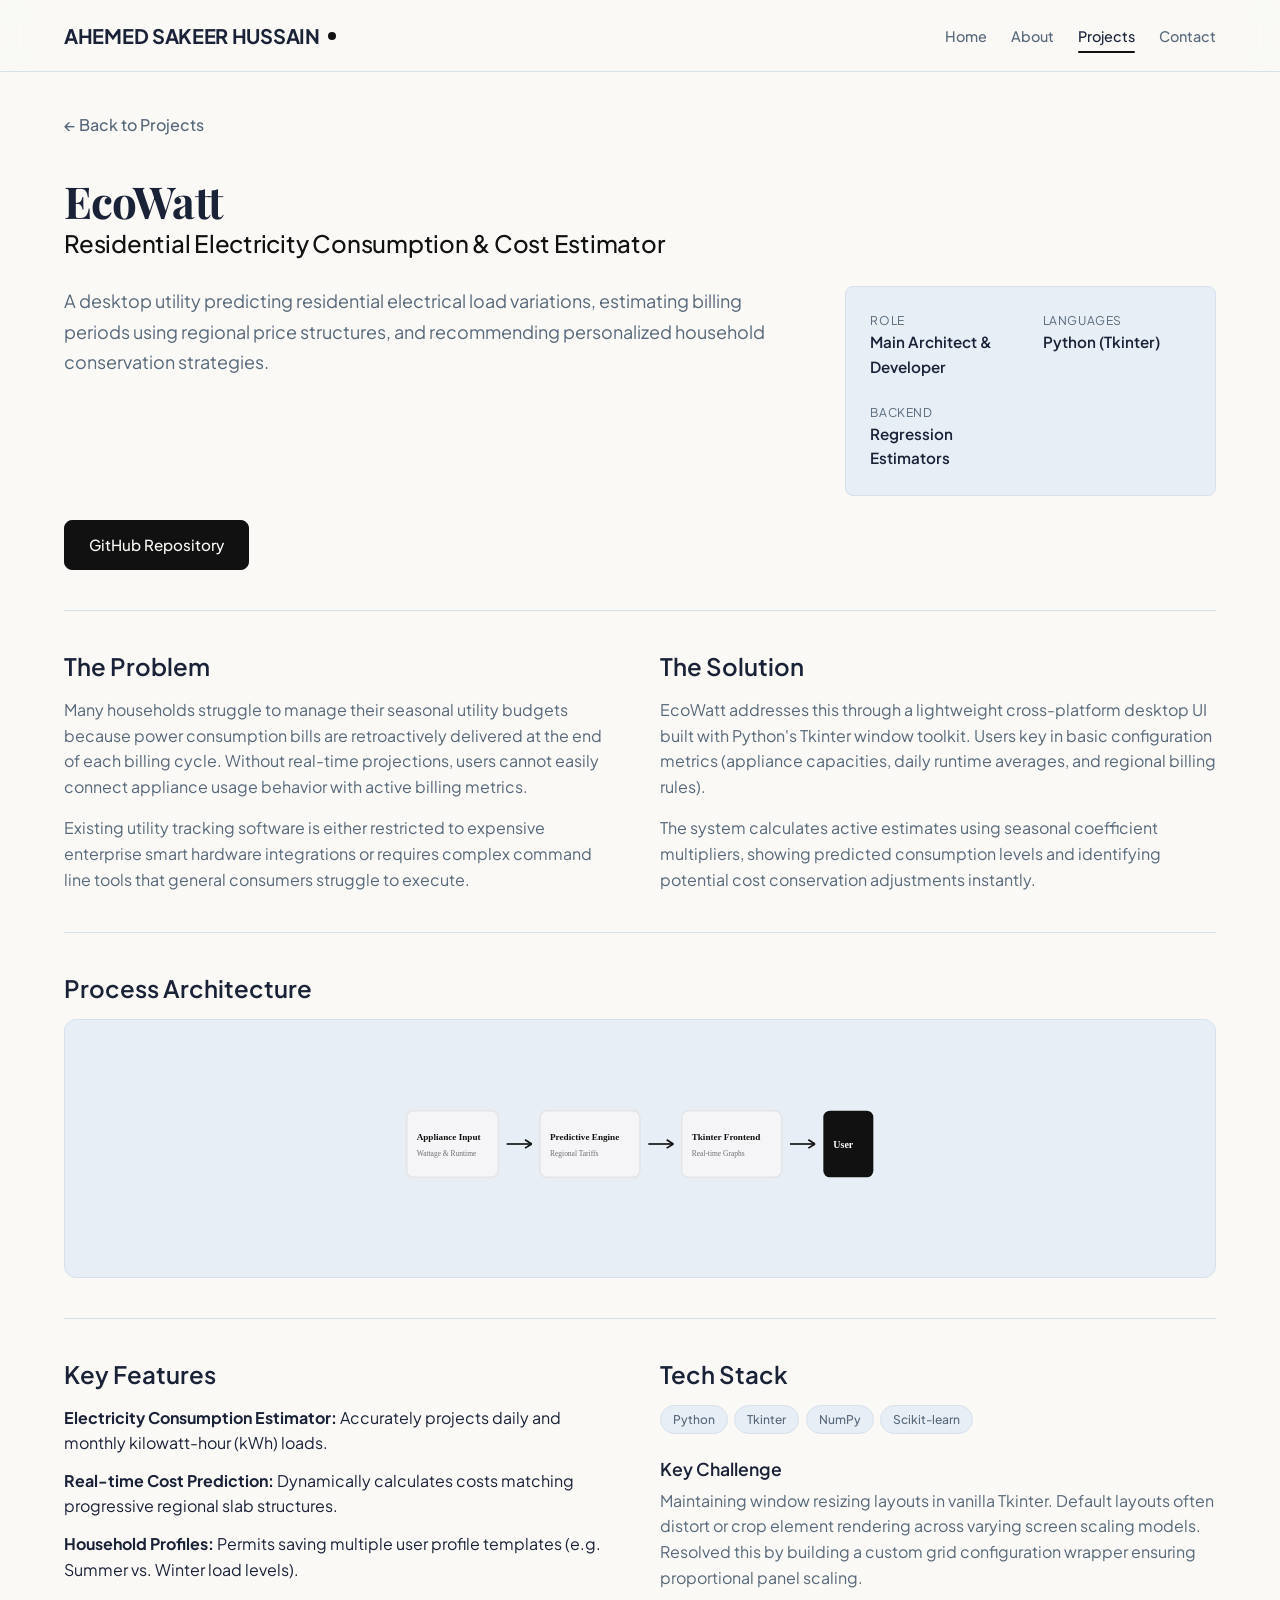
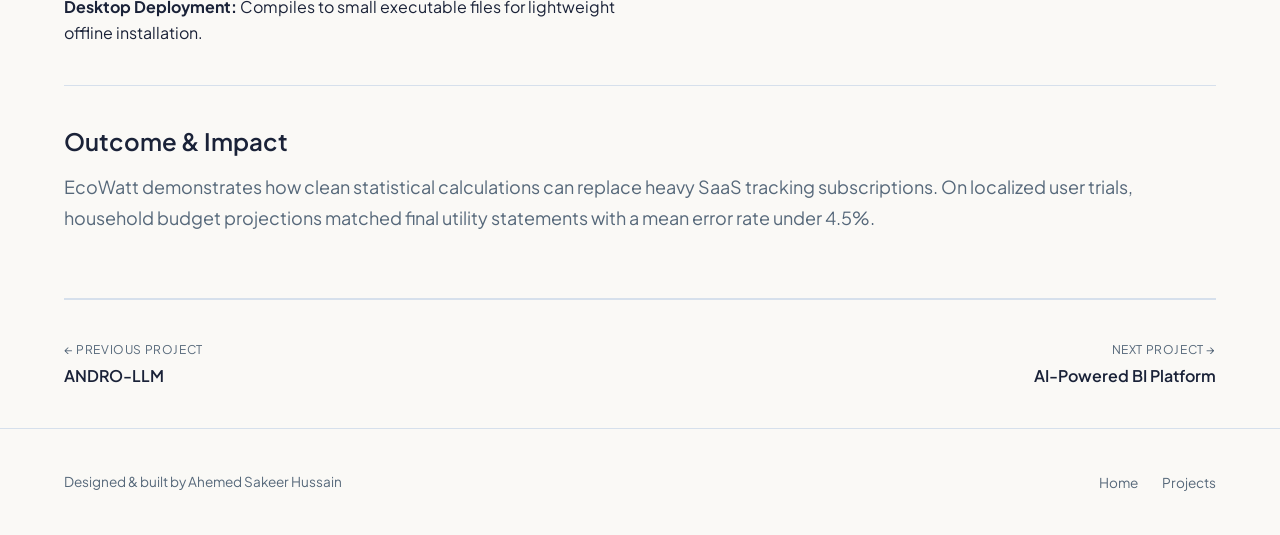
<file: projects/ecowatt.html>
<!DOCTYPE html>
<html lang="en">
<head>
  <meta charset="UTF-8">
  <meta name="viewport" content="width=device-width, initial-scale=1.0">
  <meta name="description" content="EcoWatt utility predictor project details by Ahemed Sakeer Hussain.">
  <title>EcoWatt | Project Details</title>
  <link rel="stylesheet" href="../css/style.css">
</head>
<body>

  <!-- ==========================================================================
       HEADER
       ========================================================================== -->
  <header class="header">
    <div class="container nav-container">
      <a href="../index.html" class="logo">
        AHEMED SAKEER HUSSAIN
        <span class="logo-dot"></span>
      </a>
      <nav>
        <ul class="nav-menu">
          <li><a href="../index.html#home" class="nav-link">Home</a></li>
          <li><a href="../index.html#about" class="nav-link">About</a></li>
          <li><a href="../index.html#projects" class="nav-link active">Projects</a></li>
          <li><a href="../index.html#contact" class="nav-link">Contact</a></li>
        </ul>
      </nav>
    </div>
  </header>

  <main>
    <div class="container">
      <!-- Project Header -->
      <section class="project-header">
        <a href="../index.html#projects" class="back-link">
          ← Back to Projects
        </a>
        <h1 class="display-title" style="font-size: 2.75rem; margin-top: 1rem;">
          EcoWatt
        </h1>
        <p class="hero-subheadline" style="margin-bottom: var(--spacing-md);">Residential Electricity Consumption & Cost Estimator</p>
        
        <div class="project-meta-grid">
          <div>
            <p class="text-secondary body-large">
              A desktop utility predicting residential electrical load variations, estimating billing periods using regional price structures, and recommending personalized household conservation strategies.
            </p>
          </div>
          <div class="project-meta-list">
            <div>
              <div class="meta-item-label">Role</div>
              <div class="meta-item-value">Main Architect & Developer</div>
            </div>
            <div>
              <div class="meta-item-label">Languages</div>
              <div class="meta-item-value">Python (Tkinter)</div>
            </div>
            <div>
              <div class="meta-item-label">Backend</div>
              <div class="meta-item-value">Regression Estimators</div>
            </div>
          </div>
        </div>
        
        <div class="btn-group" style="margin-top: var(--spacing-md);">
          <a href="https://github.com/Anwin-127/ecowatt" target="_blank" rel="noopener" class="btn btn-primary">GitHub Repository</a>
        </div>
      </section>

      <!-- Problem & Solution -->
      <section class="detail-section">
        <div class="detail-grid">
          <div>
            <h2 class="card-title" style="font-size: 1.5rem; margin-bottom: 1rem;">The Problem</h2>
            <p>
              Many households struggle to manage their seasonal utility budgets because power consumption bills are retroactively delivered at the end of each billing cycle. Without real-time projections, users cannot easily connect appliance usage behavior with active billing metrics.
            </p>
            <p style="margin-top: 1rem;">
              Existing utility tracking software is either restricted to expensive enterprise smart hardware integrations or requires complex command line tools that general consumers struggle to execute.
            </p>
          </div>
          <div>
            <h2 class="card-title" style="font-size: 1.5rem; margin-bottom: 1rem;">The Solution</h2>
            <p>
              EcoWatt addresses this through a lightweight cross-platform desktop UI built with Python's Tkinter window toolkit. Users key in basic configuration metrics (appliance capacities, daily runtime averages, and regional billing rules).
            </p>
            <p style="margin-top: 1rem;">
              The system calculates active estimates using seasonal coefficient multipliers, showing predicted consumption levels and identifying potential cost conservation adjustments instantly.
            </p>
          </div>
        </div>
      </section>

      <!-- Architecture -->
      <section class="detail-section">
        <h2 class="card-title" style="font-size: 1.5rem; margin-bottom: 1rem;">Process Architecture</h2>
        <div class="architecture-box">
          <svg viewBox="0 0 600 250" fill="none" xmlns="http://www.w3.org/2000/svg">
            <!-- User Input Config -->
            <rect x="20" y="80" width="110" height="80" rx="8" fill="#F5F5F7" stroke="#E5E5E7" stroke-width="2"/>
            <text x="32" y="115" fill="#111111" font-family="Inter" font-size="11" font-weight="700">Appliance Input</text>
            <text x="32" y="135" fill="#6E6E73" font-family="Inter" font-size="9" font-weight="500">Wattage & Runtime</text>

            <!-- Arrow 1 -->
            <path d="M140 120H170" stroke="#111111" stroke-width="2"/>
            <path d="M170 120L162 115M170 120L162 125" stroke="#111111" stroke-width="2"/>

            <!-- Calculation Engine -->
            <rect x="180" y="80" width="120" height="80" rx="8" fill="#F5F5F7" stroke="#E5E5E7" stroke-width="2"/>
            <text x="192" y="115" fill="#111111" font-family="Inter" font-size="11" font-weight="700">Predictive Engine</text>
            <text x="192" y="135" fill="#6E6E73" font-family="Inter" font-size="9" font-weight="500">Regional Tariffs</text>

            <!-- Arrow 2 -->
            <path d="M310 120H340" stroke="#111111" stroke-width="2"/>
            <path d="M340 120L332 115M340 120L332 125" stroke="#111111" stroke-width="2"/>

            <!-- Tkinter UI Layout -->
            <rect x="350" y="80" width="120" height="80" rx="8" fill="#F5F5F7" stroke="#E5E5E7" stroke-width="2"/>
            <text x="362" y="115" fill="#111111" font-family="Inter" font-size="11" font-weight="700">Tkinter Frontend</text>
            <text x="362" y="135" fill="#6E6E73" font-family="Inter" font-size="9" font-weight="500">Real-time Graphs</text>

            <!-- Arrow 3 -->
            <path d="M480 120H510" stroke="#111111" stroke-width="2"/>
            <path d="M510 120L502 115M510 120L502 125" stroke="#111111" stroke-width="2"/>

            <!-- Household Resident -->
            <rect x="520" y="80" width="60" height="80" rx="8" fill="#111111"/>
            <text x="532" y="125" fill="#FFFFFF" font-family="Inter" font-size="12" font-weight="700">User</text>
          </svg>
        </div>
      </section>

      <!-- Key Features & Tech Stack -->
      <section class="detail-section">
        <div class="detail-grid">
          <div>
            <h2 class="card-title" style="font-size: 1.5rem; margin-bottom: 1rem;">Key Features</h2>
            <ul style="list-style: none; display: flex; flex-direction: column; gap: 0.75rem;">
              <li><strong>Electricity Consumption Estimator:</strong> Accurately projects daily and monthly kilowatt-hour (kWh) loads.</li>
              <li><strong>Real-time Cost Prediction:</strong> Dynamically calculates costs matching progressive regional slab structures.</li>
              <li><strong>Household Profiles:</strong> Permits saving multiple user profile templates (e.g. Summer vs. Winter load levels).</li>
              <li><strong>Desktop Deployment:</strong> Compiles to small executable files for lightweight offline installation.</li>
            </ul>
          </div>
          <div>
            <h2 class="card-title" style="font-size: 1.5rem; margin-bottom: 1rem;">Tech Stack</h2>
            <div class="project-tags" style="margin-bottom: 1.5rem;">
              <span class="tag">Python</span>
              <span class="tag">Tkinter</span>
              <span class="tag">NumPy</span>
              <span class="tag">Scikit-learn</span>
            </div>
            <h3 class="card-title" style="font-size: 1.1rem; margin-bottom: 0.5rem;">Key Challenge</h3>
            <p>
              Maintaining window resizing layouts in vanilla Tkinter. Default layouts often distort or crop element rendering across varying screen scaling models. Resolved this by building a custom grid configuration wrapper ensuring proportional panel scaling.
            </p>
          </div>
        </div>
      </section>

      <!-- Outcome -->
      <section class="detail-section">
        <h2 class="card-title" style="font-size: 1.5rem; margin-bottom: 1rem;">Outcome & Impact</h2>
        <p class="body-large" style="margin-bottom: 1.5rem;">
          EcoWatt demonstrates how clean statistical calculations can replace heavy SaaS tracking subscriptions. On localized user trials, household budget projections matched final utility statements with a mean error rate under 4.5%.
        </p>
      </section>

      <!-- Navigation -->
      <section class="project-navigation">
        <a href="andro-llm.html" class="nav-proj-link">
          <span class="nav-proj-sub">← Previous Project</span>
          <span class="nav-proj-title">ANDRO-LLM</span>
        </a>
        <a href="ai-bi-platform.html" class="nav-proj-link next">
          <span class="nav-proj-sub">Next Project →</span>
          <span class="nav-proj-title">AI-Powered BI Platform</span>
        </a>
      </section>
    </div>
  </main>

  <footer class="footer">
    <div class="container footer-container">
      <div class="footer-text">
        Designed & built by Ahemed Sakeer Hussain
      </div>
      <ul class="footer-links">
        <li><a href="../index.html">Home</a></li>
        <li><a href="../index.html#projects">Projects</a></li>
      </ul>
    </div>
  </footer>

</body>
</html>
</file>
<file: css/style.css>
@import url('https://fonts.googleapis.com/css2?family=Playfair+Display:ital,wght@0,400;0,600;0,700;1,400&family=Plus+Jakarta+Sans:wght@300;400;500;600;700&display=swap');

/* ==========================================================================
   CSS VARIABLES & DESIGN TOKENS
   ========================================================================== */
:root {
  /* Colors - Pastel Blue and Off-White Theme */
  --bg-primary: #FAF9F6;     /* Pure warm off-white (Alabaster) */
  --bg-surface: #E8EEF5;     /* Soft clean pastel ice-blue */
  --text-primary: #1A2238;    /* Deep professional slate/navy */
  --text-secondary: #56687A;  /* Mid-tone slate gray */
  --color-accent: #111111;    /* Accent black */
  --color-accent-hover: #222222;
  --color-border: #D6E0EC;    /* Soft pastel blue-gray borders */
  --color-success: #1A2238;
  --color-success-bg: #E8EEF5;
  --bg-header: rgba(250, 249, 246, 0.85); /* Semi-transparent off-white */
  
  /* Typography */
  --font-sans: 'Plus Jakarta Sans', -apple-system, BlinkMacSystemFont, "Segoe UI", Roboto, sans-serif;
  --font-serif: 'Playfair Display', Georgia, serif;
  
  /* Layout & Spacing */
  --max-width: 1200px;
  --header-height: 72px;
  --spacing-xs: 0.5rem;   /* 8px */
  --spacing-sm: 1rem;     /* 16px */
  --spacing-md: 1.5rem;   /* 24px */
  --spacing-lg: 2.5rem;   /* 40px */
  --spacing-xl: 4rem;     /* 64px */
  --spacing-xxl: 6rem;    /* 96px */
  
  /* Elevation & Shadows */
  --shadow-sm: 0 1px 2px 0 rgba(0, 0, 0, 0.05);
  --shadow-md: 0 4px 6px -1px rgba(0, 0, 0, 0.05), 0 2px 4px -1px rgba(0, 0, 0, 0.03);
  --shadow-lg: 0 10px 15px -3px rgba(0, 0, 0, 0.05), 0 4px 6px -2px rgba(0, 0, 0, 0.02);
  
  /* Borders */
  --radius-sm: 4px;
  --radius-md: 8px;
  --radius-lg: 12px;
  
  /* Motion */
  --transition-speed: 300ms;
  --transition-ease: cubic-bezier(0.4, 0, 0.2, 1);
  --transition: all var(--transition-speed) var(--transition-ease);
}

/* ==========================================================================
   RESET & SYSTEM BASICS
   ========================================================================== */
*, *::before, *::after {
  box-sizing: border-box;
  margin: 0;
  padding: 0;
}

html {
  font-size: 16px;
  scroll-behavior: smooth;
  -webkit-font-smoothing: antialiased;
  -moz-osx-font-smoothing: grayscale;
}

body {
  background-color: var(--bg-primary);
  color: var(--text-primary);
  font-family: var(--font-sans);
  line-height: 1.6;
  overflow-x: hidden;
}

h1, h2, h3, h4, h5, h6 {
  color: var(--text-primary);
  font-family: var(--font-sans);
  font-weight: 600;
  line-height: 1.25;
}

p {
  color: var(--text-secondary);
}

a {
  color: inherit;
  text-decoration: none;
  transition: var(--transition);
}

button, input, textarea, select {
  font-family: inherit;
  font-size: inherit;
  color: inherit;
}

img, svg {
  max-width: 100%;
  height: auto;
  display: block;
}

/* ==========================================================================
   LAYOUT & UTILITY CLASSES
   ========================================================================== */
.container {
  max-width: var(--max-width);
  margin-left: auto;
  margin-right: auto;
  padding-left: var(--spacing-md);
  padding-right: var(--spacing-md);
  width: 100%;
}

.section {
  padding-top: var(--spacing-xxl);
  padding-bottom: var(--spacing-xxl);
  border-bottom: 1px solid var(--color-border);
}

/* Alternating background colors for sections (pastel blue and off-white) */
.section:nth-of-type(odd) {
  background-color: var(--bg-primary);
}

.section:nth-of-type(even) {
  background-color: var(--bg-surface);
}

.section:last-of-type {
  border-bottom: none;
}

.grid-2 {
  display: grid;
  grid-template-columns: repeat(2, 1fr);
  gap: var(--spacing-lg);
}

.grid-3 {
  display: grid;
  grid-template-columns: repeat(3, 1fr);
  gap: var(--spacing-md);
}

.grid-4 {
  display: grid;
  grid-template-columns: repeat(4, 1fr);
  gap: var(--spacing-md);
}

.text-center { text-align: center; }
.text-secondary { color: var(--text-secondary); }

/* Typography Scale */
.display-title {
  font-size: 4rem;
  font-family: var(--font-serif);
  font-weight: 700;
  letter-spacing: -0.02em;
  color: var(--text-primary);
  line-height: 1.05;
}

.section-title {
  font-size: 2.75rem;
  font-family: var(--font-serif);
  font-weight: 700;
  letter-spacing: -0.015em;
  margin-bottom: var(--spacing-xs);
}

.section-subtitle {
  font-size: 1.125rem;
  font-weight: 400;
  color: var(--text-secondary);
  max-width: 600px;
  margin-bottom: var(--spacing-xl);
}

.card-title {
  font-size: 1.25rem;
  font-weight: 600;
  margin-bottom: var(--spacing-xs);
}

.body-large {
  font-size: 1.125rem;
  line-height: 1.7;
}

/* Buttons */
.btn-group {
  display: flex;
  gap: var(--spacing-sm);
  flex-wrap: wrap;
}

.btn {
  display: inline-flex;
  align-items: center;
  justify-content: center;
  padding: 0.75rem 1.5rem;
  font-weight: 500;
  border-radius: var(--radius-md);
  font-size: 0.95rem;
  cursor: pointer;
  transition: var(--transition);
  border: 1px solid transparent;
}

.btn-primary {
  background-color: var(--color-accent);
  color: var(--bg-primary);
  border: 1px solid var(--color-accent);
}

.btn-primary:hover {
  background-color: transparent;
  color: var(--color-accent);
  transform: translateY(-1px);
}

.btn-secondary {
  background-color: transparent;
  color: var(--color-accent);
  border: 1px solid var(--color-accent);
}

.btn-secondary:hover {
  background-color: var(--color-accent);
  color: var(--bg-primary);
  transform: translateY(-1px);
}

.btn-sm {
  padding: 0.5rem 1rem;
  font-size: 0.875rem;
  border-radius: var(--radius-sm);
}

/* Badge / Tech Tags */
.tag {
  display: inline-block;
  padding: 0.25rem 0.75rem;
  background-color: var(--bg-surface);
  color: var(--text-secondary);
  border: 1px solid var(--color-border);
  border-radius: 50px;
  font-size: 0.75rem;
  font-weight: 500;
}

/* ==========================================================================
   NAVIGATION (HEADER)
   ========================================================================== */
.header {
  position: fixed;
  top: 0;
  left: 0;
  width: 100%;
  height: var(--header-height);
  background-color: var(--bg-header);
  backdrop-filter: blur(12px);
  -webkit-backdrop-filter: blur(12px);
  border-bottom: 1px solid var(--color-border);
  z-index: 1000;
  display: flex;
  align-items: center;
}

.nav-container {
  display: flex;
  justify-content: space-between;
  align-items: center;
  width: 100%;
}

.logo {
  font-weight: 700;
  font-size: 1.25rem;
  letter-spacing: -0.015em;
  color: var(--text-primary);
  display: flex;
  align-items: center;
  gap: var(--spacing-xs);
}

.logo-dot {
  width: 8px;
  height: 8px;
  background-color: var(--color-accent);
  border-radius: 50%;
}

.nav-menu {
  display: flex;
  list-style: none;
  gap: var(--spacing-md);
}

.nav-link {
  font-weight: 500;
  font-size: 0.9rem;
  color: var(--text-secondary);
  padding: 0.5rem 0;
  position: relative;
}

.nav-link:hover, .nav-link.active {
  color: var(--text-primary);
}

.nav-link.active::after {
  content: '';
  position: absolute;
  bottom: 0;
  left: 0;
  width: 100%;
  height: 2px;
  background-color: var(--color-accent);
  border-radius: 2px;
}

.mobile-nav-toggle {
  display: none;
  background: none;
  border: none;
  cursor: pointer;
  padding: 0.5rem;
}

/* ==========================================================================
   HERO SECTION
   ========================================================================== */
.hero-section {
  padding-top: calc(var(--header-height) + var(--spacing-xl));
  padding-bottom: var(--spacing-xl);
  min-height: 65vh;
  display: flex;
  align-items: center;
  background-color: var(--bg-surface);
  border-bottom: 1px solid var(--color-border);
}

.hero-grid {
  display: grid;
  grid-template-columns: 1.2fr 0.8fr;
  align-items: center;
  text-align: left;
  gap: var(--spacing-lg);
  width: 100%;
}

.hero-content {
  opacity: 0;
  transform: translateY(16px);
  animation: pageFadeIn 0.8s var(--transition-ease) forwards;
  max-width: 800px;
  display: flex;
  flex-direction: column;
  align-items: flex-start;
}

.hero-content .btn-group {
  justify-content: flex-start;
}

/* Hero Profile Image with Subtle Animation */
.hero-image-wrap {
  position: relative;
  display: flex;
  justify-content: center;
  align-items: center;
  flex-shrink: 0;
  width: 100%;
  max-width: 320px;
  margin: 0 auto;
  opacity: 0;
  transform: translateY(16px);
  animation: pageFadeIn 0.8s var(--transition-ease) 0.2s forwards;
}

.hero-image-glow {
  position: absolute;
  width: 100%;
  height: 100%;
  border-radius: 50%;
  background: radial-gradient(circle, var(--color-accent) 0%, transparent 70%);
  opacity: 0.12;
  filter: blur(30px);
  z-index: 0;
  animation: subtleGlow 6s ease-in-out infinite alternate;
}

.hero-profile-image {
  position: relative;
  z-index: 1;
  width: 280px;
  height: 280px;
  object-fit: cover;
  border-radius: 50%;
  border: 4px solid var(--bg-primary);
  box-shadow: 0 10px 30px -10px rgba(0, 0, 0, 0.15), 0 0 0 1px var(--color-border);
  animation: subtleFloat 6s ease-in-out infinite;
}

@keyframes subtleFloat {
  0%, 100% {
    transform: translateY(0);
    box-shadow: 0 10px 30px -10px rgba(0, 0, 0, 0.15), 0 0 0 1px var(--color-border);
  }
  50% {
    transform: translateY(-8px);
    box-shadow: 0 20px 40px -10px rgba(0, 0, 0, 0.1), 0 0 0 1px var(--text-secondary);
  }
}

@keyframes subtleGlow {
  0%, 100% {
    transform: scale(0.95);
    opacity: 0.08;
  }
  50% {
    transform: scale(1.05);
    opacity: 0.16;
  }
}

.hero-badge {
  display: inline-flex;
  align-items: center;
  gap: 0.5rem;
  padding: 0.35rem 0.85rem;
  background-color: var(--bg-surface);
  border: 1px solid var(--color-border);
  border-radius: 50px;
  color: var(--text-secondary);
  font-size: 0.85rem;
  font-weight: 500;
  margin-bottom: var(--spacing-md);
}

.hero-badge .status-dot {
  width: 8px;
  height: 8px;
  background-color: var(--color-success);
  border-radius: 50%;
  position: relative;
}

.hero-badge .status-dot::after {
  content: '';
  position: absolute;
  top: 0;
  left: 0;
  width: 100%;
  height: 100%;
  background-color: var(--color-success);
  border-radius: 50%;
  animation: pulse 2s infinite;
}

.hero-subheadline {
  font-size: 1.5rem;
  color: var(--color-accent);
  font-weight: 500;
  margin-bottom: var(--spacing-sm);
  letter-spacing: -0.01em;
}

.hero-desc {
  font-size: 1.2rem;
  margin-top: var(--spacing-md);
  margin-bottom: var(--spacing-lg);
  max-width: 600px;
}

.hero-illustration {
  display: flex;
  justify-content: center;
  align-items: center;
  opacity: 0;
  transform: translateY(16px);
  animation: pageFadeIn 0.8s var(--transition-ease) 0.2s forwards;
}

.hero-image {
  width: 100%;
  max-width: 900px;
  height: auto;
  border-radius: var(--radius-lg);
  border: 1px solid var(--color-border);
  box-shadow: 0 20px 48px rgba(26, 34, 56, 0.08);
  transition: var(--transition);
}

.hero-image:hover {
  transform: translateY(-4px) scale(1.01);
  box-shadow: 0 30px 60px rgba(26, 34, 56, 0.12);
}

/* ==========================================================================
   ABOUT SECTION
   ========================================================================== */
.about-grid {
  display: grid;
  grid-template-columns: 1.2fr 0.8fr;
  gap: var(--spacing-lg);
  align-items: start;
}

.about-content {
  font-size: 1.05rem;
}

.about-content p {
  margin-bottom: var(--spacing-md);
}

.about-metrics {
  display: grid;
  grid-template-columns: repeat(2, 1fr);
  gap: var(--spacing-sm);
}

.metric-card {
  background-color: var(--bg-surface);
  border: 1px solid var(--color-border);
  padding: var(--spacing-md);
  border-radius: var(--radius-md);
  text-align: left;
}

.metric-num {
  font-size: 2.25rem;
  font-weight: 700;
  color: var(--color-accent);
  line-height: 1;
  margin-bottom: var(--spacing-xs);
}

.metric-label {
  font-size: 0.85rem;
  color: var(--text-secondary);
  font-weight: 500;
}

/* ==========================================================================
   SKILLS SECTION
   ========================================================================== */
.skills-grid-v2 {
  display: grid;
  grid-template-columns: repeat(3, 1fr);
  gap: var(--spacing-md);
}

.skill-card {
  background-color: #FFFFFF;
  border: 1px solid var(--color-border);
  border-radius: var(--radius-lg);
  padding: var(--spacing-md);
  transition: var(--transition);
}

.skill-card:hover {
  border-color: var(--text-secondary);
  box-shadow: var(--shadow-md);
  transform: translateY(-2px);
}

.skill-icon-wrap {
  width: 40px;
  height: 40px;
  border-radius: var(--radius-md);
  background-color: var(--bg-surface);
  display: flex;
  align-items: center;
  justify-content: center;
  margin-bottom: var(--spacing-sm);
  color: var(--color-accent);
}

.skill-list {
  list-style: none;
  display: flex;
  flex-direction: column;
  gap: 0.5rem;
}

.skill-item {
  font-size: 0.95rem;
  color: var(--text-secondary);
  display: flex;
  align-items: center;
  gap: 0.5rem;
}

.skill-item::before {
  content: '';
  width: 4px;
  height: 4px;
  background-color: var(--color-border);
  border-radius: 50%;
}

/* ==========================================================================
   EXPERIENCE SECTION (TIMELINE)
   ========================================================================== */
.timeline {
  position: relative;
  max-width: 800px;
  margin: 0 auto;
  padding-left: 2rem;
}

.timeline::before {
  content: '';
  position: absolute;
  top: 0;
  bottom: 0;
  left: 5px;
  width: 2px;
  background-color: var(--color-border);
}

.timeline-item {
  position: relative;
  margin-bottom: var(--spacing-xl);
}

.timeline-item:last-child {
  margin-bottom: 0;
}

.timeline-marker {
  position: absolute;
  left: -2rem;
  top: 6px;
  width: 12px;
  height: 12px;
  border-radius: 50%;
  background-color: var(--bg-primary);
  border: 2px solid var(--color-accent);
  transition: var(--transition);
}

.timeline-item:hover .timeline-marker {
  background-color: var(--color-accent);
  box-shadow: 0 0 0 4px rgba(26, 34, 56, 0.15);
}

.timeline-header {
  display: flex;
  justify-content: space-between;
  align-items: baseline;
  margin-bottom: 0.5rem;
  flex-wrap: wrap;
  gap: 0.25rem;
}

.timeline-role {
  font-size: 1.15rem;
  font-weight: 600;
  color: var(--text-primary);
}

.timeline-company {
  color: var(--color-accent);
  font-weight: 500;
  display: block;
  margin-top: 0.15rem;
  margin-bottom: 0.5rem;
}

.timeline-date {
  font-size: 0.875rem;
  color: var(--text-secondary);
  margin-left: auto;
  text-align: right;
  white-space: nowrap;
}

.timeline-desc {
  font-size: 0.95rem;
}

.timeline-desc ul {
  list-style: none;
  margin-top: 0.5rem;
  display: flex;
  flex-direction: column;
  gap: 0.4rem;
}

.timeline-desc li {
  position: relative;
  padding-left: 1.25rem;
  color: var(--text-secondary);
}

.timeline-desc li::before {
  content: '→';
  position: absolute;
  left: 0;
  color: var(--color-accent);
}

/* ==========================================================================
   FEATURED PROJECTS SECTION
   ========================================================================== */
.projects-grid {
  display: grid;
  grid-template-columns: repeat(2, 1fr);
  gap: var(--spacing-lg);
}

.project-card {
  background-color: var(--bg-primary);
  border: 1px solid var(--color-border);
  border-radius: var(--radius-lg);
  overflow: hidden;
  transition: var(--transition);
  display: flex;
  flex-direction: column;
  box-shadow: 0 1px 3px rgba(0, 0, 0, 0.02);
}

.project-card:hover {
  border-color: #000000;
  box-shadow: 0 12px 24px rgba(0, 0, 0, 0.05);
  transform: translateY(-4px);
}

.project-thumbnail {
  background-color: #FFFFFF;
  height: 240px;
  display: flex;
  justify-content: center;
  align-items: center;
  border-bottom: 1px solid var(--color-border);
  padding: var(--spacing-md);
  overflow: hidden;
}

.project-thumbnail svg, .project-thumbnail img {
  width: 100%;
  height: 100%;
  object-fit: contain;
  transition: var(--transition);
}

.project-card:hover .project-thumbnail svg,
.project-card:hover .project-thumbnail img {
  transform: scale(1.02);
}

.project-body {
  padding: var(--spacing-md);
  display: flex;
  flex-direction: column;
  flex-grow: 1;
}

.project-title {
  font-size: 1.4rem;
  font-weight: 600;
  margin-bottom: var(--spacing-xs);
  color: var(--text-primary);
}

.project-summary {
  font-size: 0.95rem;
  color: var(--text-secondary);
  margin-bottom: var(--spacing-md);
  line-height: 1.5;
}

.project-tags {
  display: flex;
  flex-wrap: wrap;
  gap: 0.4rem;
  margin-bottom: var(--spacing-md);
}

.project-features {
  list-style: none;
  margin-bottom: var(--spacing-lg);
  margin-top: auto;
}

.project-features li {
  font-size: 0.875rem;
  color: var(--text-secondary);
  margin-bottom: 0.35rem;
  display: flex;
  align-items: center;
  gap: 0.5rem;
}

.project-features li::before {
  content: '✓';
  color: var(--color-success);
  font-weight: bold;
}

.project-actions {
  display: grid;
  grid-template-columns: repeat(2, 1fr);
  gap: 0.5rem;
}

.project-actions .btn {
  padding: 0.6rem 0.5rem;
  font-size: 0.85rem;
  white-space: nowrap;
}

.project-actions a:nth-child(3):last-child {
  grid-column: span 2;
}

/* ==========================================================================
   CERTIFICATIONS SECTION
   ========================================================================== */
.certs-grid {
  display: grid;
  grid-template-columns: repeat(2, 1fr);
  gap: var(--spacing-md);
}

.cert-card {
  background-color: var(--bg-surface);
  border: 1px solid var(--color-border);
  border-radius: var(--radius-md);
  padding: var(--spacing-md);
  display: flex;
  flex-direction: column;
  justify-content: space-between;
  transition: var(--transition);
}

.cert-card:hover {
  border-color: var(--text-secondary);
  background-color: var(--bg-primary);
}

.cert-issuer {
  font-size: 0.75rem;
  text-transform: uppercase;
  letter-spacing: 0.05em;
  color: var(--color-accent);
  font-weight: 600;
  margin-bottom: 0.25rem;
}

.cert-name {
  font-size: 1.1rem;
  font-weight: 600;
  color: var(--text-primary);
  margin-bottom: 0.5rem;
}

.cert-date {
  font-size: 0.85rem;
  color: var(--text-secondary);
}

/* ==========================================================================
   CONTACT SECTION
   ========================================================================== */
.contact-grid {
  display: grid;
  grid-template-columns: 0.8fr 1.2fr;
  gap: var(--spacing-lg);
}

.contact-info {
  display: flex;
  flex-direction: column;
  gap: var(--spacing-md);
}

.contact-detail {
  display: flex;
  align-items: flex-start;
  gap: var(--spacing-sm);
}

.contact-icon {
  width: 40px;
  height: 40px;
  border-radius: var(--radius-md);
  background-color: var(--bg-surface);
  border: 1px solid var(--color-border);
  display: flex;
  align-items: center;
  justify-content: center;
  color: var(--color-accent);
  flex-shrink: 0;
  transition: var(--transition);
}

.contact-icon:hover {
  background-color: var(--bg-primary);
  border-color: var(--text-secondary);
  color: var(--color-accent-hover);
  transform: translateY(-2px);
}

.contact-label {
  font-size: 0.85rem;
  text-transform: uppercase;
  letter-spacing: 0.05em;
  color: var(--text-secondary);
  font-weight: 500;
}

.contact-value {
  font-size: 1rem;
  font-weight: 600;
  color: var(--text-primary);
}

.contact-form-wrap {
  background-color: var(--bg-surface);
  border: 1px solid var(--color-border);
  border-radius: var(--radius-lg);
  padding: var(--spacing-lg);
}

.form-group {
  margin-bottom: var(--spacing-sm);
}

.form-row {
  display: grid;
  grid-template-columns: repeat(2, 1fr);
  gap: var(--spacing-sm);
}

.form-label {
  display: block;
  font-size: 0.875rem;
  font-weight: 500;
  margin-bottom: 0.25rem;
}

.form-control {
  width: 100%;
  padding: 0.75rem;
  border: 1px solid var(--color-border);
  background-color: var(--bg-primary);
  border-radius: var(--radius-md);
  transition: var(--transition);
  outline: none;
}

.form-control:focus {
  border-color: var(--color-accent);
  box-shadow: 0 0 0 3px rgba(37, 99, 235, 0.1);
}

textarea.form-control {
  min-height: 120px;
  resize: vertical;
}

.form-message {
  margin-top: var(--spacing-sm);
  padding: 0.75rem;
  border-radius: var(--radius-md);
  font-size: 0.9rem;
  display: none;
}

.form-message.success {
  display: block;
  background-color: var(--color-success-bg);
  border: 1px solid var(--color-success);
  color: var(--color-success);
}

.form-message.error {
  display: block;
  background-color: #FDF2F2;
  border: 1px solid #F8B4B4;
  color: #9B1C1C;
}

.form-message.info {
  display: block;
  background-color: #EBF5FF;
  border: 1px solid #A4CAFE;
  color: #1E429F;
}

/* ==========================================================================
   PROJECT DETAIL PAGE STYLES
   ========================================================================== */
.project-header {
  padding-top: calc(var(--header-height) + var(--spacing-lg));
  padding-bottom: var(--spacing-lg);
  border-bottom: 1px solid var(--color-border);
}

.back-link {
  display: inline-flex;
  align-items: center;
  gap: var(--spacing-xs);
  color: var(--text-secondary);
  font-weight: 500;
  margin-bottom: var(--spacing-md);
}

.back-link:hover {
  color: var(--text-primary);
  transform: translateX(-4px);
}

.project-meta-grid {
  display: grid;
  grid-template-columns: 2fr 1fr;
  gap: var(--spacing-lg);
  margin-top: var(--spacing-sm);
}

.project-meta-list {
  background-color: var(--bg-surface);
  border: 1px solid var(--color-border);
  border-radius: var(--radius-md);
  padding: var(--spacing-md);
  display: grid;
  grid-template-columns: repeat(2, 1fr);
  gap: var(--spacing-md);
}

.meta-item-label {
  font-size: 0.75rem;
  text-transform: uppercase;
  letter-spacing: 0.05em;
  color: var(--text-secondary);
}

.meta-item-value {
  font-size: 0.95rem;
  font-weight: 600;
  color: var(--text-primary);
}

.detail-section {
  padding-top: var(--spacing-lg);
  padding-bottom: var(--spacing-lg);
  border-bottom: 1px solid var(--color-border);
}

.detail-section:last-of-type {
  border-bottom: none;
}

.detail-grid {
  display: grid;
  grid-template-columns: 1fr 1fr;
  gap: var(--spacing-lg);
}

.architecture-box {
  background-color: var(--bg-surface);
  border: 1px solid var(--color-border);
  border-radius: var(--radius-lg);
  padding: var(--spacing-md);
  display: flex;
  justify-content: center;
  align-items: center;
}

.architecture-box svg {
  width: 100%;
  max-width: 500px;
}

.project-navigation {
  display: flex;
  justify-content: space-between;
  padding: var(--spacing-lg) 0;
  border-top: 1px solid var(--color-border);
}

.nav-proj-link {
  display: flex;
  flex-direction: column;
  gap: 4px;
}

.nav-proj-link.next {
  text-align: right;
  align-items: flex-end;
}

.nav-proj-sub {
  font-size: 0.75rem;
  text-transform: uppercase;
  letter-spacing: 0.05em;
  color: var(--text-secondary);
}

.nav-proj-title {
  font-size: 1rem;
  font-weight: 600;
  color: var(--text-primary);
}

.nav-proj-link:hover .nav-proj-title {
  color: var(--color-accent);
}

/* ==========================================================================
   FOOTER SECTION
   ========================================================================== */
.footer {
  padding: var(--spacing-lg) 0;
  border-top: 1px solid var(--color-border);
  background-color: var(--bg-primary);
}

.footer-container {
  display: flex;
  justify-content: space-between;
  align-items: center;
  flex-wrap: wrap;
  gap: var(--spacing-sm);
}

.footer-text {
  font-size: 0.85rem;
  color: var(--text-secondary);
}

.footer-links {
  display: flex;
  list-style: none;
  gap: var(--spacing-md);
}

.footer-links a {
  font-size: 0.85rem;
  color: var(--text-secondary);
}

.footer-links a:hover {
  color: var(--text-primary);
}

/* ==========================================================================
   ANIMATIONS
   ========================================================================== */
@keyframes pageFadeIn {
  from {
    opacity: 0;
    transform: translateY(12px);
  }
  to {
    opacity: 1;
    transform: translateY(0);
  }
}

@keyframes pulse {
  0% {
    transform: scale(0.95);
    box-shadow: 0 0 0 0 rgba(22, 163, 74, 0.4);
  }
  70% {
    transform: scale(1);
    box-shadow: 0 0 0 6px rgba(22, 163, 74, 0);
  }
  100% {
    transform: scale(0.95);
    box-shadow: 0 0 0 0 rgba(22, 163, 74, 0);
  }
}

/* ==========================================================================
   RESPONSIVE DESIGN / MEDIA QUERIES
   ========================================================================== */
@media (max-width: 1024px) {
  :root {
    --spacing-xxl: 4.5rem;
    --spacing-xl: 3rem;
  }
  
  .skills-grid-v2 {
    grid-template-columns: repeat(2, 1fr);
  }
  
  .projects-grid {
    grid-template-columns: 1fr;
    max-width: 700px;
    margin: 0 auto;
  }
  
  .certs-grid {
    grid-template-columns: repeat(2, 1fr);
  }
  
  .hero-grid {
    grid-template-columns: 1.1fr 0.9fr;
  }
}

@media (max-width: 768px) {
  :root {
    --spacing-xxl: 3.5rem;
    --spacing-xl: 2.5rem;
    --spacing-lg: 1.75rem;
  }
  
  .display-title {
    font-size: 2.5rem;
  }
  
  .section-title {
    font-size: 1.75rem;
  }
  
  .hero-grid {
    grid-template-columns: 1fr;
    text-align: center;
    gap: var(--spacing-xl);
  }
  
  .hero-content {
    align-items: center;
    text-align: center;
  }
  
  .hero-content .btn-group {
    justify-content: center;
  }
  
  .hero-badge, .hero-desc {
    margin-left: auto;
    margin-right: auto;
  }
  
  .btn-group {
    justify-content: center;
  }
  
  .hero-illustration {
    order: -1;
  }
  
  .about-grid {
    grid-template-columns: 1fr;
  }
  
  .contact-grid {
    grid-template-columns: 1fr;
  }
  
  .project-meta-grid {
    grid-template-columns: 1fr;
  }
  
  .detail-grid {
    grid-template-columns: 1fr;
  }
  
  /* Mobile Nav Menu styles */
  .nav-menu {
    display: none;
    position: absolute;
    top: var(--header-height);
    left: 0;
    width: 100%;
    background-color: var(--bg-primary);
    border-bottom: 1px solid var(--color-border);
    flex-direction: column;
    padding: var(--spacing-md) var(--spacing-lg);
    gap: var(--spacing-sm);
    box-shadow: var(--shadow-md);
  }
  
  .nav-menu.open {
    display: flex;
  }
  
  .mobile-nav-toggle {
    display: block;
  }
  
  .timeline::before {
    left: 4px;
  }
  
  .timeline-marker {
    left: -2rem;
    top: 6px;
  }
  
  .timeline-header {
    flex-direction: column;
    align-items: flex-start;
  }
}

@media (max-width: 480px) {
  .certs-grid {
    grid-template-columns: 1fr;
  }
  
  .skills-grid-v2 {
    grid-template-columns: 1fr;
  }
  
  .form-row {
    grid-template-columns: 1fr;
  }
  
  .project-actions {
    grid-template-columns: 1fr;
    gap: 0.35rem;
  }
  
  .footer-container {
    flex-direction: column;
    text-align: center;
  }
  
  .footer-links {
    justify-content: center;
  }
}
</file>
